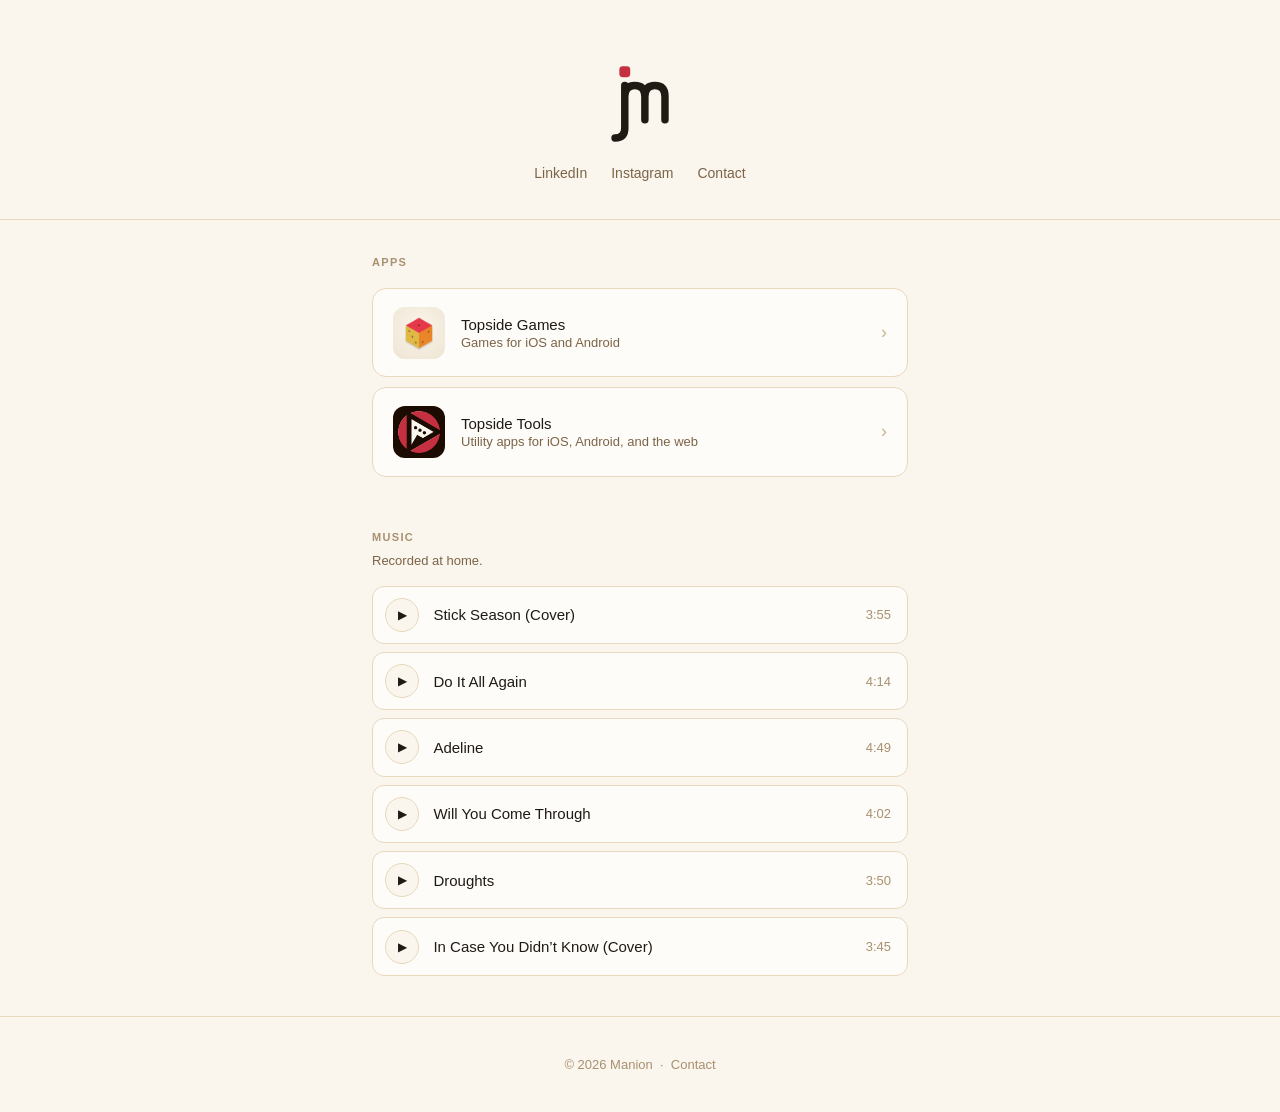
<file: index.html>
<!DOCTYPE html>
<html lang="en">
<head>
<meta charset="UTF-8">
<meta name="viewport" content="width=device-width, initial-scale=1.0">
<title>John Manion</title>
<meta name="description" content="John Manion builds independent apps for iOS, Android, and the web, including Topside Games and Topside Tools.">
<link rel="canonical" href="https://manionjohn.com/">
<meta property="og:type" content="website">
<meta property="og:title" content="John Manion">
<meta property="og:description" content="Independent apps for iOS, Android, and the web.">
<meta property="og:url" content="https://manionjohn.com/">
<meta property="og:image" content="https://manionjohn.com/og-image.png">
<meta property="og:image:width" content="1200">
<meta property="og:image:height" content="630">
<meta name="twitter:card" content="summary_large_image">
<meta name="twitter:title" content="John Manion">
<meta name="twitter:description" content="Independent apps for iOS, Android, and the web.">
<meta name="twitter:image" content="https://manionjohn.com/og-image.png">
<link rel="icon" type="image/svg+xml" href="/favicon.svg">
<link rel="icon" type="image/png" sizes="32x32" href="/favicon-32.png">
<link rel="apple-touch-icon" href="/apple-touch-icon.png">
<style>
  *, *::before, *::after { box-sizing: border-box; margin: 0; padding: 0; }
  body { font-family: -apple-system, BlinkMacSystemFont, "Segoe UI", sans-serif; background: #FAF6EE; color: #1F1A14; }
  a { text-decoration: none; color: inherit; }

  .hero { padding: 4rem 2rem 2.25rem; text-align: center; border-bottom: 1px solid #E8D8BC; }
  .hero-logo { display: block; width: 62px; height: auto; margin: 0 auto 0.4rem; }
  .hero h1 { font-size: 42px; font-weight: 680; line-height: 1.06; margin-bottom: 0.85rem; color: #1F1A14; letter-spacing: -0.033em; }
  .hero p { font-size: 17px; color: #705A40; max-width: 420px; margin: 0 auto; line-height: 1.7; }

  .apps { padding: 2.25rem 2rem; max-width: 600px; margin: 0 auto; }
  .apps-label { font-size: 11px; font-weight: 600; letter-spacing: 0.12em; text-transform: uppercase; color: #A89070; margin-bottom: 1.25rem; }

  .app-card { display: flex; align-items: center; gap: 1rem; padding: 1.1rem 1.25rem; background: #FEFCF8; border: 1px solid #E8D8BC; border-radius: 14px; margin-bottom: 10px; transition: border-color 0.15s, box-shadow 0.15s; }
  .app-card:hover { border-color: #B09A72; box-shadow: 0 2px 8px rgba(0,0,0,0.06); }
  .app-icon { width: 52px; height: 52px; border-radius: 12px; overflow: hidden; flex-shrink: 0; }
  .app-icon img, .app-icon svg { width: 100%; height: 100%; display: block; }
  .app-info { flex: 1; }
  .app-name { font-size: 15px; font-weight: 500; color: #1F1A14; margin-bottom: 2px; }
  .app-desc { font-size: 13px; color: #7C6448; }
  .app-arrow { font-size: 18px; color: #C6B48E; }

  .links { margin-top: 1.3rem; display: flex; justify-content: center; flex-wrap: wrap; gap: 1.5rem; }
  .links a { font-size: 14px; color: #7C6448; border-bottom: 1px solid transparent; padding-bottom: 1px; transition: color .15s, border-color .15s; }
  .links a:hover { color: #1F1A14; border-bottom-color: #C6B48E; }

  .music { padding: 0.5rem 2rem 0; max-width: 600px; margin: 0 auto; }
  .music-note { font-size: 13px; color: #7C6448; margin: -0.6rem 0 1.1rem; }
  .tracks { list-style: none; }
  .track { display: flex; align-items: center; gap: 0.9rem; padding: 0.7rem 1rem 0.7rem 0.75rem; background: #FEFCF8; border: 1px solid #E8D8BC; border-radius: 12px; margin-bottom: 8px; }
  .track button { flex-shrink: 0; width: 34px; height: 34px; border-radius: 50%; border: 1px solid #E8D8BC; background: #FAF6EE; color: #1F1A14; font-size: 12px; line-height: 1; cursor: pointer; display: grid; place-items: center; transition: background .15s, border-color .15s; }
  .track button:hover { background: #F2EADA; border-color: #C6B48E; }
  .track button:disabled { opacity: .45; cursor: default; }
  .t-title { flex: 1; font-size: 15px; color: #1F1A14; }
  .t-time { font-size: 13px; color: #A89070; font-variant-numeric: tabular-nums; }

  .footer { padding: 2.5rem 2rem; text-align: center; border-top: 1px solid #E8D8BC; margin-top: 2.5rem; }
  .footer p { font-size: 13px; color: #A89070; }

  @media (prefers-color-scheme: dark) {
    body { background: #1C1008; color: #FFE4C0; }
    .hero { border-bottom-color: #4A2A14; }
    .hero h1 { color: #FFE4C0; }
    .hero p { color: #C88E5C; }
    .apps-label { color: #A87848; }
    .app-card { background: #2E1A0C; border-color: #4A2A14; }
    .app-card:hover { border-color: #6B4526; box-shadow: none; }
    .app-name { color: #FFE4C0; }
    .app-desc { color: #C88E5C; }
    .app-arrow { color: #6B4526; }
    .links a { color: #C88E5C; }
    .links a:hover { color: #FFE4C0; border-bottom-color: #6B4526; }
    .music-note { color: #C88E5C; }
    .track { background: #2E1A0C; border-color: #4A2A14; }
    .track button { background: #1C1008; border-color: #4A2A14; color: #FFE4C0; }
    .track button:hover { background: #3A2210; border-color: #6B4526; }
    .t-title { color: #FFE4C0; }
      .t-time { color: #A87848; }
    .footer { border-top-color: #4A2A14; }
    .footer p { color: #A87848; }
  }
</style>
</head>
<body>

<div class="hero">
  <h1><picture>
    <source srcset="/brand/jm-logo-cream.svg" media="(prefers-color-scheme: dark)">
    <img class="hero-logo" src="/brand/jm-logo-dark-brown.svg" width="62" height="80" alt="John Manion">
  </picture></h1>
  <div class="links">
    <a href="https://www.linkedin.com/in/manion-john/" target="_blank" rel="noopener">LinkedIn</a>
    <a href="https://www.instagram.com/john_manion/" target="_blank" rel="noopener">Instagram</a>
    <a href="/contact">Contact</a>
  </div>
</div>

<div class="apps">
  <p class="apps-label">Apps</p>

  <a class="app-card" href="https://topsidegames.com">
    <div class="app-icon"><img src="[data-uri]" alt="Topside icon"></div>
    <div class="app-info">
      <p class="app-name">Topside Games</p>
      <p class="app-desc">Games for iOS and Android</p>
    </div>
    <span class="app-arrow">›</span>
  </a>

  <a class="app-card" href="https://topsidetools.com">
    <div class="app-icon"><img src="tools-icon.png" alt="Topside Tools icon"></div>
    <div class="app-info">
      <p class="app-name">Topside Tools</p>
      <p class="app-desc">Utility apps for iOS, Android, and the web</p>
    </div>
    <span class="app-arrow">›</span>
  </a>

</div>

<div class="music">
  <p class="apps-label">Music</p>
  <p class="music-note">Recorded at home.</p>
  <ol class="tracks">
    <li class="track" data-src="music/05.mp3"><button type="button" aria-label="Play Stick Season (Cover)">&#9654;</button><span class="t-title">Stick Season (Cover)</span><span class="t-time">--:--</span></li>
    <li class="track" data-src="music/04.mp3"><button type="button" aria-label="Play Do It All Again">&#9654;</button><span class="t-title">Do It All Again</span><span class="t-time">--:--</span></li>
    <li class="track" data-src="music/01.mp3"><button type="button" aria-label="Play Adeline">&#9654;</button><span class="t-title">Adeline</span><span class="t-time">--:--</span></li>
    <li class="track" data-src="music/02.mp3"><button type="button" aria-label="Play Will You Come Through">&#9654;</button><span class="t-title">Will You Come Through</span><span class="t-time">--:--</span></li>
    <li class="track" data-src="music/03.mp3"><button type="button" aria-label="Play Droughts">&#9654;</button><span class="t-title">Droughts</span><span class="t-time">--:--</span></li>
    <li class="track" data-src="music/06.mp3"><button type="button" aria-label="Play In Case You Didn’t Know (Cover)">&#9654;</button><span class="t-title">In Case You Didn&rsquo;t Know (Cover)</span><span class="t-time">--:--</span></li>
  </ol>
  <audio id="player" preload="metadata"></audio>
</div>

<div class="footer">
  <p>© 2026 Manion &nbsp;·&nbsp; <a href="/contact">Contact</a></p>
</div>

<script>
(function(){
  var audio = document.getElementById('player');
  if (!audio) return;
  var rows = [].slice.call(document.querySelectorAll('.track'));
  var current = null;

  function fmt(t){
    if (!isFinite(t)) return '--:--';
    var m = Math.floor(t/60), s = Math.floor(t%60);
    return m + ':' + (s<10?'0':'') + s;
  }
  function setIcon(row, playing){
    row.querySelector('button').innerHTML = playing ? '&#10074;&#10074;' : '&#9654;';
  }

  // read durations without committing to playback
  rows.forEach(function(row){
    var probe = new Audio();
    probe.preload = 'metadata';
    probe.src = row.dataset.src;
    probe.addEventListener('loadedmetadata', function(){
      row.querySelector('.t-time').textContent = fmt(probe.duration);
    });
    probe.addEventListener('error', function(){
      row.querySelector('button').disabled = true;
      row.querySelector('.t-time').textContent = '--:--';
    });
  });

  rows.forEach(function(row){
    row.querySelector('button').addEventListener('click', function(){
      if (current === row && !audio.paused){ audio.pause(); setIcon(row,false); return; }
      if (current && current !== row) setIcon(current,false);
      if (current !== row){ audio.src = row.dataset.src; current = row; }
      audio.play().then(function(){ setIcon(row,true); }).catch(function(){
        row.querySelector('button').disabled = true;
      });
    });
  });

  audio.addEventListener('ended', function(){ if (current) setIcon(current,false); });
})();
</script>

<script>
/* Secret gesture: press and hold the LinkedIn link for 5 seconds to open /exitplanning */
(function(){
  var link = document.querySelector('a[href*="linkedin.com"]');
  if(!link) return;
  var HOLD = 5000;
  var holdTimer = null, fired = false;
  link.style.webkitTouchCallout = 'none';
  link.style.userSelect = 'none';
  function start(e){
    if(e.pointerType === 'mouse' && e.button !== 0) return;
    fired = false;
    clearTimeout(holdTimer);
    holdTimer = setTimeout(function(){ fired = true; window.location.href = '/exitplanning'; }, HOLD);
  }
  function cancel(){ clearTimeout(holdTimer); holdTimer = null; }
  link.addEventListener('pointerdown', start);
  link.addEventListener('pointerup', cancel);
  link.addEventListener('pointercancel', cancel);
  link.addEventListener('pointerleave', cancel);
  link.addEventListener('click', function(e){ if(fired){ e.preventDefault(); fired = false; } });
  link.addEventListener('contextmenu', function(e){ e.preventDefault(); });
})();
</script>
</body>
</html>
</file>
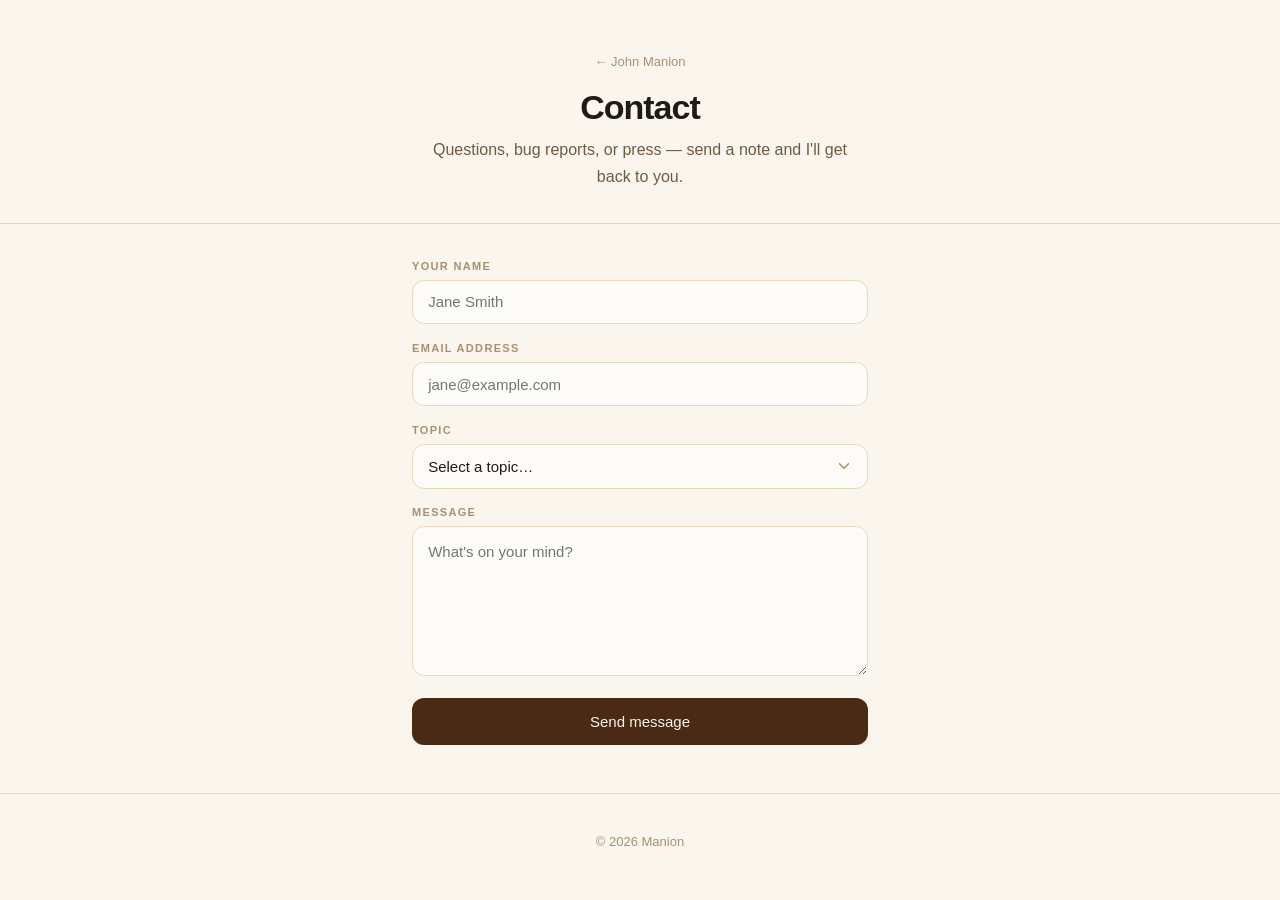
<file: contact/index.html>
<!DOCTYPE html>
<html lang="en">
<head>
<meta charset="UTF-8">
<meta name="viewport" content="width=device-width, initial-scale=1.0">
<title>Contact — John Manion</title>
<link rel="icon" type="image/svg+xml" href="/favicon.svg">
<link rel="icon" type="image/png" sizes="32x32" href="/favicon-32.png">
<link rel="apple-touch-icon" href="/apple-touch-icon.png">
<meta name="description" content="Get in touch with John Manion.">
<link rel="canonical" href="https://manionjohn.com/contact/">
<meta name="robots" content="noindex">
<style>
  *, *::before, *::after { box-sizing: border-box; margin: 0; padding: 0; }
  body { font-family: -apple-system, BlinkMacSystemFont, "Segoe UI", sans-serif; background: #FAF6EE; color: #1F1A14; }
  a { text-decoration: none; color: inherit; }

  .hero { padding: 3.25rem 2rem 2rem; text-align: center; border-bottom: 1px solid #E8D8BC; }
  .hero h1 { font-size: 34px; font-weight: 680; line-height: 1.06; margin-bottom: 0.7rem; letter-spacing: -0.03em; }
  .hero p { font-size: 16px; color: #705A40; max-width: 420px; margin: 0 auto; line-height: 1.7; }
  .back { display: inline-block; font-size: 13px; color: #A89070; margin-bottom: 1.25rem; }
  .back:hover { color: #705A40; }

  .wrap { padding: 2.25rem 2rem 1rem; max-width: 520px; margin: 0 auto; }

  .field { margin-bottom: 1.1rem; }
  label { display: block; font-size: 11px; font-weight: 600; letter-spacing: 0.12em; text-transform: uppercase; color: #A89070; margin-bottom: 0.5rem; }
  input, select, textarea {
    width: 100%; font-family: inherit; font-size: 15px; color: #1F1A14;
    background: #FEFCF8; border: 1px solid #E8D8BC; border-radius: 12px;
    padding: 0.8rem 0.95rem; transition: border-color 0.15s, box-shadow 0.15s;
  }
  input:focus, select:focus, textarea:focus { outline: none; border-color: #B09A72; box-shadow: 0 0 0 3px rgba(176,154,114,0.15); }
  textarea { min-height: 150px; resize: vertical; line-height: 1.6; }
  select { appearance: none; background-image: url("data:image/svg+xml;charset=utf-8,%3Csvg xmlns='http://www.w3.org/2000/svg' viewBox='0 0 24 24' fill='none' stroke='%23A89070' stroke-width='2' stroke-linecap='round'%3E%3Cpolyline points='6 9 12 15 18 9'/%3E%3C/svg%3E"); background-repeat: no-repeat; background-position: right 0.9rem center; background-size: 18px; padding-right: 2.6rem; }

  .honeypot { position: absolute; left: -9999px; opacity: 0; }

  button {
    width: 100%; font-family: inherit; font-size: 15px; font-weight: 500; color: #FAF6EE;
    background: #4A2A14; border: none; border-radius: 12px; padding: 0.95rem;
    cursor: pointer; transition: background 0.15s, opacity 0.15s;
  }
  button:hover { background: #351D0D; }
  button:disabled { opacity: 0.55; cursor: default; }

  .success { display: none; text-align: center; padding: 2rem 0; }
  .success h2 { font-size: 20px; font-weight: 600; margin-bottom: 0.5rem; }
  .success p { font-size: 15px; color: #705A40; line-height: 1.7; }
  .error { display: none; font-size: 14px; color: #B03A2E; margin-top: 0.9rem; text-align: center; line-height: 1.6; }

  .footer { padding: 2.5rem 2rem; text-align: center; border-top: 1px solid #E8D8BC; margin-top: 2rem; }
  .footer p { font-size: 13px; color: #A89070; }

  @media (prefers-color-scheme: dark) {
    body { background: #1C1008; color: #FFE4C0; }
    .hero { border-bottom-color: #4A2A14; }
    .hero p { color: #C88E5C; }
    .back { color: #A87848; }
    .back:hover { color: #C88E5C; }
    label { color: #A87848; }
    input, select, textarea { background: #2E1A0C; border-color: #4A2A14; color: #FFE4C0; }
    input:focus, select:focus, textarea:focus { border-color: #6B4526; box-shadow: 0 0 0 3px rgba(107,69,38,0.3); }
    button { background: #C88E5C; color: #1C1008; }
    button:hover { background: #D9A171; }
    .success p { color: #C88E5C; }
    .error { color: #E88B7D; }
    .footer { border-top-color: #4A2A14; }
    .footer p { color: #A87848; }
  }
</style>
</head>
<body>

<div class="hero">
  <a class="back" href="/">← John Manion</a>
  <h1>Contact</h1>
  <p>Questions, bug reports, or press — send a note and I'll get back to you.</p>
</div>

<div class="wrap">
  <form id="form" action="https://api.web3forms.com/submit" method="POST">
    <input type="hidden" name="access_key" value="33cdbb09-7448-48bb-b209-72ef2421b446">
    <input type="hidden" name="from_name" value="manionjohn.com Contact">
    <input class="honeypot" type="checkbox" name="botcheck" tabindex="-1" autocomplete="off">

    <div class="field">
      <label for="name">Your name</label>
      <input type="text" id="name" name="name" placeholder="Jane Smith" required>
    </div>

    <div class="field">
      <label for="email">Email address</label>
      <input type="email" id="email" name="email" placeholder="jane@example.com" required>
    </div>

    <div class="field">
      <label for="subject">Topic</label>
      <select id="subject" name="subject" required>
        <option value="" disabled selected>Select a topic…</option>
        <option value="App Support">App support</option>
        <option value="Bug Report">Bug report</option>
        <option value="Feature Request">Feature request</option>
        <option value="Press / Media">Press / media</option>
        <option value="Privacy Request">Privacy request</option>
        <option value="Other">Other</option>
      </select>
    </div>

    <div class="field">
      <label for="message">Message</label>
      <textarea id="message" name="message" placeholder="What's on your mind?" required></textarea>
    </div>

    <button type="submit" id="btn">Send message</button>
    <p class="error" id="error">Something went wrong sending your message. Please try again in a moment.</p>
  </form>

  <div class="success" id="success">
    <h2>Message sent</h2>
    <p>Thanks for reaching out. I'll reply to the address you gave.</p>
  </div>
</div>

<div class="footer">
  <p>© 2026 Manion</p>
</div>

<script>
  document.getElementById('form').addEventListener('submit', async function (e) {
    e.preventDefault();
    const btn = document.getElementById('btn');
    const err = document.getElementById('error');
    err.style.display = 'none';
    btn.disabled = true;
    btn.textContent = 'Sending…';
    try {
      const res = await fetch('https://api.web3forms.com/submit', { method: 'POST', body: new FormData(this) });
      const json = await res.json();
      if (!json.success) throw new Error('failed');
      this.style.display = 'none';
      document.getElementById('success').style.display = 'block';
    } catch (_) {
      btn.disabled = false;
      btn.textContent = 'Send message';
      err.style.display = 'block';
    }
  });
</script>

</body>
</html>
</file>
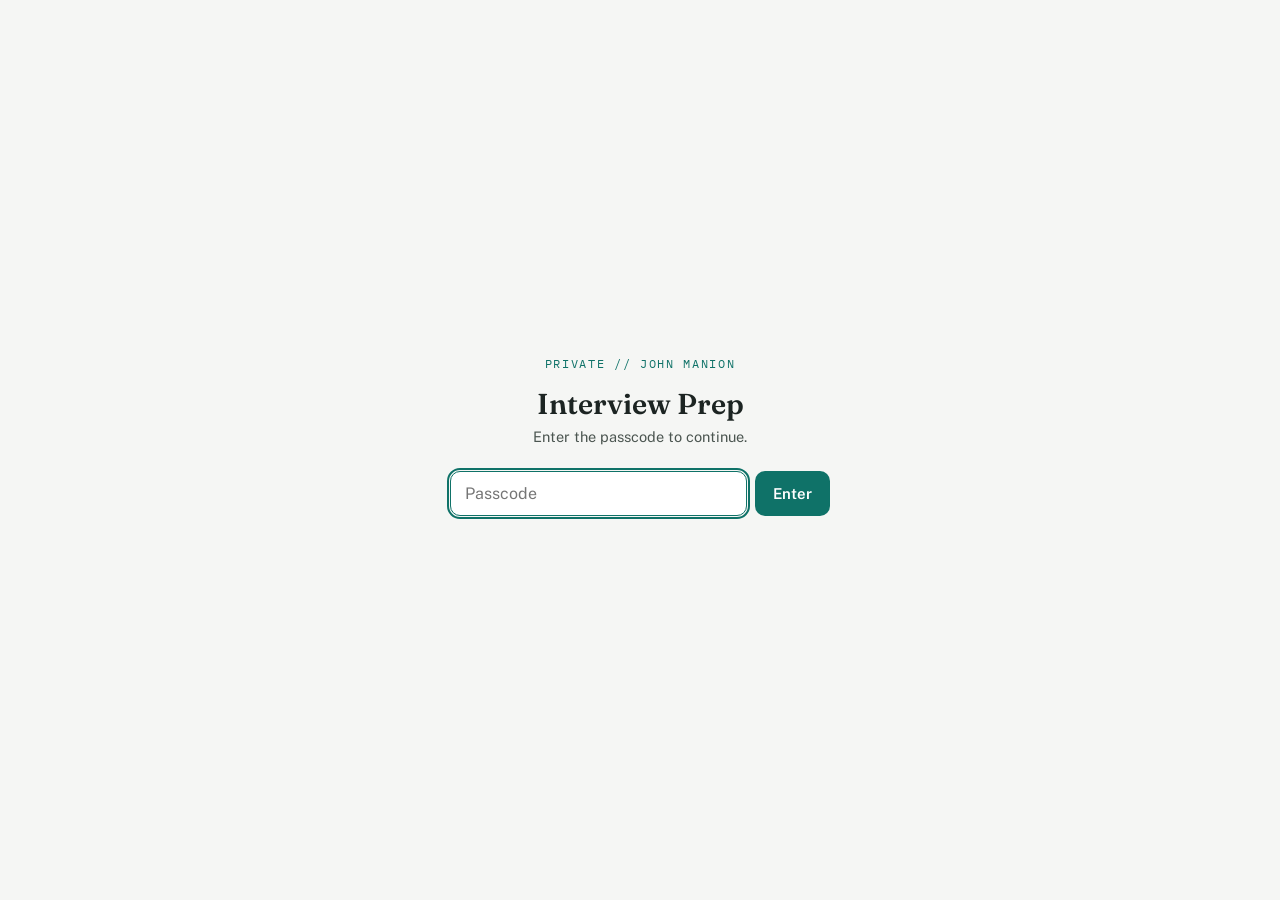
<file: interviewprep/index.html>
<!doctype html>
<html lang="en">
<head>
<meta charset="utf-8">
<meta name="viewport" content="width=device-width, initial-scale=1">
<title>ProService Interview Prep</title>
<link rel="icon" type="image/svg+xml" href="/favicon.svg">
<link rel="icon" type="image/png" sizes="32x32" href="/favicon-32.png">
<link rel="apple-touch-icon" href="/apple-touch-icon.png">
<link rel="preconnect" href="https://fonts.googleapis.com">
<link rel="preconnect" href="https://fonts.gstatic.com" crossorigin>
<link rel="stylesheet" href="https://fonts.googleapis.com/css2?family=Fraunces:opsz,wght@9..144,400;9..144,500;9..144,600&family=Public+Sans:wght@400;500;600;700&family=IBM+Plex+Mono:wght@400;500&display=swap">
<style>
:root{
  --paper:#F5F6F4; --surface:#FFFFFF; --surface-2:#ECEFEA;
  --ink:#1C2422; --ink-soft:#4B5550; --ink-faint:#78827C;
  --line:#DCE0DA; --line-soft:#E7EAE5;
  --accent:#0F7268; --accent-deep:#0A544C; --accent-tint:#E4EEEB;
  --say:#8F6206; --say-tint:#F4EBD6; --say-line:#E3D3A8;
  --watch:#A5432A; --watch-tint:#F3E2DB; --watch-line:#E7C6B9;
  --shadow:0 1px 2px rgba(28,36,34,.04),0 6px 20px rgba(28,36,34,.06);
}
@media (prefers-color-scheme:dark){
  :root:not([data-theme="light"]){
    --paper:#121816; --surface:#1A2220; --surface-2:#232C29;
    --ink:#E9EEEB; --ink-soft:#A8B1AC; --ink-faint:#7A847F;
    --line:#2C3733; --line-soft:#242E2B;
    --accent:#55C8B9; --accent-deep:#83DBCE; --accent-tint:#16302C;
    --say:#E1B25E; --say-tint:#2C2412; --say-line:#4A3C1D;
    --watch:#E49075; --watch-tint:#2E1D16; --watch-line:#4C2E22;
    --shadow:0 1px 2px rgba(0,0,0,.3),0 6px 22px rgba(0,0,0,.32);
  }
}
:root[data-theme="dark"]{
  --paper:#121816; --surface:#1A2220; --surface-2:#232C29;
  --ink:#E9EEEB; --ink-soft:#A8B1AC; --ink-faint:#7A847F;
  --line:#2C3733; --line-soft:#242E2B;
  --accent:#55C8B9; --accent-deep:#83DBCE; --accent-tint:#16302C;
  --say:#E1B25E; --say-tint:#2C2412; --say-line:#4A3C1D;
  --watch:#E49075; --watch-tint:#2E1D16; --watch-line:#4C2E22;
  --shadow:0 1px 2px rgba(0,0,0,.3),0 6px 22px rgba(0,0,0,.32);
}
*{box-sizing:border-box}
html{scroll-behavior:smooth}
@media (prefers-reduced-motion:reduce){html{scroll-behavior:auto}*{transition:none!important}}
body{
  margin:0;background:var(--paper);color:var(--ink);
  font-family:"Public Sans",system-ui,-apple-system,sans-serif;
  font-size:17px;line-height:1.62;-webkit-font-smoothing:antialiased;
}
img{max-width:100%}
[hidden]{display:none!important}
.wrap{max-width:820px;margin:0 auto;padding:0 22px}
.spine{max-width:680px}

/* ---- lock screen ---- */
.lock{position:fixed;inset:0;z-index:200;background:var(--paper);display:flex;align-items:center;justify-content:center;padding:24px}
.lockcard{width:100%;max-width:380px;text-align:center}
.lockcard .mono{font-family:"IBM Plex Mono",monospace;font-size:12px;letter-spacing:.14em;text-transform:uppercase;color:var(--accent);margin:0 0 14px}
.lockcard h1{font-family:"Fraunces",Georgia,serif;font-weight:600;font-size:1.8rem;margin:0 0 6px;line-height:1.1}
.lockcard p{color:var(--ink-soft);font-size:14.5px;margin:0 0 22px}
.lockform{display:flex;gap:8px}
.lockform input{flex:1;font-family:"Public Sans",sans-serif;font-size:16px;padding:12px 14px;border-radius:10px;border:1px solid var(--line);background:var(--surface);color:var(--ink)}
.lockform input:focus{outline:2px solid var(--accent);outline-offset:1px;border-color:var(--accent)}
.lockform button{font-family:"Public Sans",sans-serif;font-weight:600;font-size:15px;padding:12px 18px;border-radius:10px;border:none;background:var(--accent);color:#fff;cursor:pointer}
.lockform button:hover{background:var(--accent-deep)}
.lockerr{color:var(--watch);font-size:13.5px;margin-top:12px;min-height:18px}

/* ---- top bar with tabs ---- */
.topbar{position:sticky;top:0;z-index:50;background:color-mix(in srgb,var(--paper) 90%,transparent);
  backdrop-filter:blur(10px);border-bottom:1px solid var(--line)}
.topbar-inner{max-width:820px;margin:0 auto;padding:0 22px;display:flex;align-items:center;gap:16px;min-height:52px;flex-wrap:wrap}
.brandmark{font-family:"IBM Plex Mono",monospace;font-size:12px;letter-spacing:.05em;color:var(--accent);font-weight:500;white-space:nowrap}
.tabs{display:flex;gap:4px;margin-left:auto}
.tab{font-family:"Public Sans",sans-serif;font-size:14px;font-weight:600;color:var(--ink-soft);background:none;border:none;cursor:pointer;padding:8px 14px;border-radius:8px}
.tab[aria-selected="true"]{color:var(--accent);background:var(--accent-tint)}
.tab:hover{color:var(--ink)}
.tab:focus-visible{outline:2px solid var(--accent);outline-offset:2px}

/* section nav (per view) */
.subnav{border-bottom:1px solid var(--line-soft);background:var(--paper)}
.subnav-inner{max-width:820px;margin:0 auto;padding:8px 22px;display:flex;gap:3px;flex-wrap:wrap;overflow-x:auto}
.subnav a{font-size:12.5px;color:var(--ink-soft);text-decoration:none;padding:4px 9px;border-radius:6px;white-space:nowrap}
.subnav a:hover{background:var(--surface-2);color:var(--ink)}

/* ---- hero ---- */
header.hero{padding:50px 0 30px}
.eyebrow{font-family:"IBM Plex Mono",monospace;font-size:12px;letter-spacing:.14em;text-transform:uppercase;color:var(--accent);margin:0 0 16px}
h1.big{font-family:"Fraunces",Georgia,serif;font-weight:600;font-size:clamp(2rem,5vw,3rem);line-height:1.05;letter-spacing:-.01em;margin:0 0 18px;text-wrap:balance}
.lede{font-size:1.2rem;line-height:1.5;color:var(--ink-soft);margin:0 0 28px;max-width:620px}
.lede b{color:var(--ink);font-weight:600}
.metastrip{display:grid;grid-template-columns:repeat(auto-fit,minmax(150px,1fr));gap:1px;background:var(--line);border:1px solid var(--line);border-radius:12px;overflow:hidden}
.metastrip div{background:var(--surface);padding:14px 16px}
.metastrip dt{font-family:"IBM Plex Mono",monospace;font-size:10.5px;letter-spacing:.08em;text-transform:uppercase;color:var(--ink-faint);margin:0 0 5px}
.metastrip dd{margin:0;font-size:15px;font-weight:600;color:var(--ink);line-height:1.3}
.metastrip dd small{display:block;font-weight:400;font-size:12.5px;color:var(--ink-soft);margin-top:2px}

/* ---- sections ---- */
section{padding:38px 0;border-top:1px solid var(--line-soft)}
.kicker{font-family:"IBM Plex Mono",monospace;font-size:11.5px;letter-spacing:.12em;text-transform:uppercase;color:var(--accent);margin:0 0 10px;display:flex;align-items:center;gap:10px}
.kicker .num{color:var(--ink-faint)}
h2{font-family:"Fraunces",Georgia,serif;font-weight:600;font-size:clamp(1.5rem,3.6vw,2rem);line-height:1.1;letter-spacing:-.01em;margin:0 0 8px;text-wrap:balance}
h3{font-family:"Fraunces",Georgia,serif;font-weight:600;font-size:1.28rem;margin:32px 0 10px;line-height:1.18}
h4{font-size:1.02rem;font-weight:700;margin:22px 0 6px;color:var(--ink)}
.section-sub{color:var(--ink-soft);font-size:1.05rem;margin:0 0 22px;max-width:640px}
p{margin:0 0 15px;max-width:680px}
a{color:var(--accent);text-underline-offset:2px}
strong{font-weight:600}
ul,ol{margin:0 0 16px;padding-left:1.15em;max-width:680px}
li{margin:0 0 8px}
li::marker{color:var(--ink-faint)}

.call{border-radius:12px;padding:16px 18px;margin:16px 0;border:1px solid var(--line);background:var(--surface)}
.call .tag{font-family:"IBM Plex Mono",monospace;font-size:10.5px;letter-spacing:.09em;text-transform:uppercase;font-weight:500;display:inline-block;margin-bottom:8px}
.call p{margin:0 0 10px}.call p:last-child{margin-bottom:0}
.call.say{background:var(--say-tint);border-color:var(--say-line)}
.call.say .tag{color:var(--say)}
.call.say .script{font-style:italic}
.call.watch{background:var(--watch-tint);border-color:var(--watch-line)}
.call.watch .tag{color:var(--watch)}
.call.evidence{background:var(--accent-tint);border-color:color-mix(in srgb,var(--accent) 30%,var(--line))}
.call.evidence .tag{color:var(--accent-deep)}

.qblock{border:1px solid var(--line);border-radius:14px;background:var(--surface);padding:20px 22px;margin:14px 0;box-shadow:var(--shadow)}
.qblock .q{font-family:"Fraunces",Georgia,serif;font-size:1.12rem;font-weight:600;color:var(--ink);margin:0 0 4px;line-height:1.28}
.qblock .why{font-size:13.5px;color:var(--ink-faint);margin:0 0 12px;font-style:italic}
.qblock ul{margin:0}.qblock p:last-child{margin-bottom:0}

.phase{display:grid;grid-template-columns:120px 1fr;gap:18px;padding:18px 0;border-top:1px solid var(--line-soft)}
.phase:first-of-type{border-top:none}
.phase .when{font-family:"IBM Plex Mono",monospace;font-size:12px;font-weight:500;color:var(--accent);padding-top:2px}
.phase h4{margin:0 0 6px}.phase ul{margin:6px 0 0}

.pull{font-family:"Fraunces",Georgia,serif;font-size:1.32rem;line-height:1.35;color:var(--ink);font-weight:500;border-left:3px solid var(--accent);padding:2px 0 2px 20px;margin:24px 0;max-width:640px}

/* story cards */
.story{border:1px solid var(--line);border-radius:14px;background:var(--surface);padding:22px 24px;margin:16px 0;box-shadow:var(--shadow)}
.story .cue{font-family:"IBM Plex Mono",monospace;font-size:10.5px;letter-spacing:.08em;text-transform:uppercase;color:var(--accent);margin:0 0 8px}
.story h3{margin:0 0 12px;font-size:1.24rem}
.story p{font-size:15.5px;margin:0 0 11px}
.story .point{background:var(--accent-tint);border-radius:9px;padding:11px 14px;font-size:14px;color:var(--ink);margin:14px 0 0}
.story .point b{color:var(--accent-deep)}
.numbers{font-family:"IBM Plex Mono",monospace;font-size:12.5px;color:var(--ink-soft);display:flex;flex-wrap:wrap;gap:6px;margin:0 0 12px}
.numbers span{background:var(--surface-2);border:1px solid var(--line);border-radius:20px;padding:3px 10px}

.checklist{list-style:none;padding:0;margin:12px 0}
.checklist li{display:flex;gap:11px;align-items:flex-start;padding:9px 0;border-bottom:1px solid var(--line-soft)}
.checkbox{flex:0 0 18px;width:18px;height:18px;border:1.5px solid var(--accent);border-radius:5px;margin-top:3px}

.disc{background:var(--surface-2);border-radius:10px;padding:14px 16px;font-size:13.5px;color:var(--ink-soft);margin:18px 0}
.disc b{color:var(--ink)}
footer{padding:38px 0 60px;border-top:1px solid var(--line);color:var(--ink-faint);font-size:13.5px}
@media(max-width:560px){
  body{font-size:16px}
  .phase{grid-template-columns:1fr;gap:4px}.phase .when{padding-top:0}
  header.hero{padding:34px 0 24px}
}
</style>
</head>
<body>

<!-- LOCK SCREEN -->
<div class="lock" id="lock">
  <div class="lockcard">
    <p class="mono">Private // John Manion</p>
    <h1>Interview Prep</h1>
    <p>Enter the passcode to continue.</p>
    <form class="lockform" id="lockform" autocomplete="off">
      <input type="password" id="pw" aria-label="Passcode" placeholder="Passcode" autofocus>
      <button type="submit">Enter</button>
    </form>
    <div class="lockerr" id="lockerr" role="alert"></div>
  </div>
</div>

<!-- APP -->
<div id="app" hidden>
  <div class="topbar">
    <div class="topbar-inner">
      <span class="brandmark">PROSERVICE // APM</span>
      <div class="tabs" role="tablist">
        <button class="tab" role="tab" id="tab-prep" aria-selected="true" aria-controls="view-prep">Interview Prep</button>
        <button class="tab" role="tab" id="tab-story" aria-selected="false" aria-controls="view-story">My Story</button>
      </div>
    </div>
  </div>

  <!-- ============ VIEW: PREP ============ -->
  <div id="view-prep" role="tabpanel" aria-labelledby="tab-prep">
    <div class="subnav"><div class="subnav-inner">
      <a href="#fit">The Fit</a><a href="#plan">Gameplan</a><a href="#round1">Screen</a><a href="#round2">Technical</a><a href="#checklist">Checklist</a>
    </div></div>

    <div class="wrap">
      <header class="hero">
        <p class="eyebrow">Interview Playbook</p>
        <h1 class="big">An analyst who builds the tools that fix broken processes.</h1>
        <p class="lede">You have done that for three years at Bank of Hawaii, where tools you built are still used every day, by you and your team. On top of that you taught yourself to build real software with AI. This role wants exactly that combination, and most candidates will only have half of it. The prep is about telling it clearly, in two very different rooms.</p>
        <dl class="metastrip">
          <div><dt>Role</dt><dd>Associate PM<small>AI &amp; Automation, Claims</small></dd></div>
          <div><dt>Comp band</dt><dd>$99k&ndash;$130k<small>DOE, per the posting</small></dd></div>
          <div><dt>Location</dt><dd>Hawaii hybrid<small>or remote, Pacific TZ</small></dd></div>
          <div><dt>Rounds</dt><dd>Two<small>Recruiter, then Director</small></dd></div>
        </dl>
      </header>
    </div>

    <div class="wrap"><div class="spine">

      <section id="fit">
        <p class="kicker"><span class="num">01</span> The Fit</p>
        <h2>Why you fit, in one line</h2>
        <p class="section-sub">Everything you say should ladder up to a single idea. Say it plainly to the recruiter. Back it with real stories for the Director.</p>

        <p class="pull">You are an analyst who spots a broken or manual process, understands it deeply, and builds the tool that fixes it. You have proof of this going back three years, and now you can do it with AI-built software too.</p>

        <h3>The posting asks for three things. You have real proof of all three.</h3>
        <ul>
          <li><strong>"At least 3 years in an analytically rigorous role."</strong> You own budgeting and forecasting for a $13B+ Wealth segment, built the financial model behind a core-system vendor decision, and built the analysis the board used for a multimillion-dollar broker-dealer decision. You were one of 38 chosen for the company's leadership development program.</li>
          <li><strong>"Build and ship tools, bias toward building, not slide decks."</strong> This is your strongest suit and it is not close. Six times over, you have found a slow or error-prone process at the bank and built the tool that fixed it. Several are still used years later, and one spread to a different department on its own. You also taught yourself to build real software with AI: four apps live on the App Store and a paid web product.</li>
          <li><strong>"Enablement, adoption, translating between technical and non-technical people."</strong> You founded and led the bank's AI Ambassador program across 60 people in every business unit. And your automation tools got adopted by non-technical colleagues, which is the same skill this role needs for the Enablement team.</li>
        </ul>
        <div class="call evidence">
          <span class="tag">Your quiet edge</span>
          <p>You have been building with AI help for a couple of years, not a few months. You used ChatGPT and Copilot to create the bank tools your team still relies on. So when this role talks about AI-assisted development, you are not a curious beginner. You have a track record of it producing real, adopted results. Work that fact in early. It reframes your whole story as one arc rather than a recent pivot.</p>
        </div>

        <div class="call say">
          <span class="tag">Say this out loud</span>
          <p class="script">"For three years my job has really been two jobs: analyze the business, and build tools so the analysis takes minutes instead of hours. The tools stuck, my team still uses them. On the side I taught myself to build actual software with AI. This role is the first one I have seen that asks for both of those at once."</p>
        </div>

        <h3>The one thing to hold in balance</h3>
        <p>The posting is written for people "excited about AI but who don't necessarily come from an engineering background." That is you exactly. Be clear-eyed about what you are and are not.</p>
        <div class="call watch">
          <span class="tag">Watch out</span>
          <p>Do not present as a software engineer. You are not one, and the job does not ask for one. Present as an <strong>analyst and builder</strong>: you find the problem, design the fix, direct the build, check that it works, and get people to use it. When AI or code comes up, keep pulling it back to the decision, the user, and the result. That is what makes you the right person for an APM role rather than a junior developer.</p>
        </div>
      </section>

      <section id="plan">
        <p class="kicker"><span class="num">02</span> The Gameplan</p>
        <h2>How to prepare, in order</h2>
        <p class="section-sub">Two audiences, so two waves. Lock the recruiter screen first because it comes first and is quicker to nail. The technical round is deeper and rewards a few sittings and one out-loud rehearsal.</p>

        <div class="phase">
          <div class="when">Right now</div>
          <div>
            <h4>Learn the room</h4>
            <ul>
              <li>Your technical interviewer is most likely <strong>Mikaela Ferguson, Director of AI Products, based in Vancouver</strong>. Confirm with Tiffany, then read her LinkedIn: her background, what she has built, how she talks about AI.</li>
              <li>Vancouver matters. Your future manager would be remote and off-island, which is exactly the "self-directed, remote, flag blockers early" setup in the posting. You have a strong answer for that (see the technical round).</li>
              <li>Have your links ready to share: your App Store apps and your web product, so if they want to look, they see finished work.</li>
            </ul>
          </div>
        </div>
        <div class="phase">
          <div class="when">Before Round 1</div>
          <div>
            <h4>Lock the screen</h4>
            <ul>
              <li>Nail three things cold: your 90-second background story, your "why leaving the bank / why ProService," and your comp answer.</li>
              <li>Have your two strongest one-line proof points ready: the AI Ambassador program, and one automation story (the 45-minutes-to-5 tool is perfect).</li>
              <li>Read the "My Story" tab and get your Why ProService down. It is genuine, so make it sound genuine.</li>
            </ul>
          </div>
        </div>
        <div class="phase">
          <div class="when">Before Round 2</div>
          <div>
            <h4>Get your stories down</h4>
            <ul>
              <li>Work through the six automation stories in "My Story" until you can tell any one in under two minutes: the problem, what you built, the result, and the point.</li>
              <li>Rehearse the "what does AI actually do for you" answer until it is confident and honest.</li>
              <li>Sketch, on one page, how you would approach finding and building the first tool for the Claims team. You will likely be asked to think out loud.</li>
              <li>Say your gap answers out loud once, so they come out calm.</li>
            </ul>
          </div>
        </div>
        <div class="phase">
          <div class="when">Day of</div>
          <div>
            <h4>Setup and headspace</h4>
            <ul>
              <li>Quiet room, camera at eye level, good light, strong connection, links open in a tab.</li>
              <li>Water, a notepad, and your interviewer's name spelled right in front of you.</li>
              <li>One opening line and one closing line, both prepared. See the Checklist.</li>
            </ul>
          </div>
        </div>
        <div class="disc">Tell me your interview dates and I will turn this into a dated schedule with reminders. Right now the timeline is relative.</div>
      </section>

      <section id="round1">
        <p class="kicker"><span class="num">03</span> Round 1 &middot; The Recruiter Screen</p>
        <h2>Prove fit, motivation, and that you are easy to place</h2>
        <p class="section-sub">This round is not testing your technical depth. It checks that you are genuinely interested, that your story is clear, that the logistics work, and that you are a clean candidate to hand to Mikaela. Warmth and clarity win it.</p>

        <div class="qblock">
          <p class="q">"Tell me about yourself."</p>
          <p class="why">They want a 90-second story they can repeat to the hiring manager, not your life history.</p>
          <div class="call say" style="margin-bottom:0">
            <span class="tag">Your version</span>
            <p class="script">"I am an AVP in FP&amp;A at Bank of Hawaii. I own budgeting and forecasting for our Wealth segment and partner with senior business leaders on real decisions. What I am really known for on my team is building tools that take the manual, repetitive work out of the job. A task that used to take 45 minutes now takes five, and my whole team still uses that tool three years later. On the side, I taught myself to build software with AI and shipped several apps. I have realized the part of my week I care most about is finding a broken process and building the fix, and this role is that, full time."</p>
          </div>
        </div>

        <div class="qblock">
          <p class="q">"Why are you looking to leave Bank of Hawaii?"</p>
          <p class="why">Checking for flight risk and whether you are running from something. Stay positive about the bank.</p>
          <ul>
            <li>Move toward, not away. You want the building and the AI work to be the job, not the nights-and-weekends part.</li>
            <li>Add the roots point (it is real): you want to plant yourself at a great local company for the long term.</li>
          </ul>
          <div class="call say" style="margin-bottom:0">
            <span class="tag">Your version</span>
            <p class="script">"Nothing is wrong at the bank, I have grown a lot there and I am grateful for it. But the work I light up for is the building, and right now that is the side of my desk. I want it to be the main thing. And honestly I want to put down roots at a company I can grow with for a long time, and ProService is exactly that kind of place."</p>
          </div>
        </div>

        <div class="qblock">
          <p class="q">"What do you know about ProService, and why us?"</p>
          <p class="why">Filters out mass-applicants. Show you know the company and that this is personal.</p>
          <ul>
            <li>The facts: Hawaii PEO handling payroll, HR, and benefits for local businesses, Silver Lake backed, 20 years running on Hawaii's Best Places to Work, and this AI team is new and tied to the 2026 goals.</li>
            <li>The personal part is your edge here. You have seen the culture firsthand (see "My Story"). Say it warmly and specifically.</li>
          </ul>
        </div>

        <div class="qblock">
          <p class="q">"This role is hands-on building, not slide decks. Is that what you want?"</p>
          <p class="why">The posting says this twice. They are screening for people who genuinely want to build.</p>
          <div class="call say" style="margin-bottom:0">
            <span class="tag">Your version</span>
            <p class="script">"That is the part that pulled me in. I would much rather build the thing and put it in front of people than write a deck about it. That is literally how I spend my time now, at the bank and on my own projects. Show me a slow process and my instinct is to go build the fix and see if it works."</p>
          </div>
        </div>

        <div class="qblock">
          <p class="q">"Do you have any background in PEO, HR tech, payroll, or benefits?"</p>
          <p class="why">A "nice to have," not a requirement. Answer honestly, then pivot to strength.</p>
          <div class="call say" style="margin-bottom:0">
            <span class="tag">Your version</span>
            <p class="script">"Not in PEO specifically. What I do have is years inside the back office of a regulated business, from branch operations and compliance to the financial side of our Wealth segment. Learning a new area fast by sitting with the people who live it is exactly what I do in FP&amp;A, and it is what the posting describes for the Claims team."</p>
          </div>
        </div>

        <div class="qblock">
          <p class="q">"What are your salary expectations?"</p>
          <p class="why">They confirm you are in the band before spending the manager's time. The band is public: $99k to $130k.</p>
          <ul>
            <li>Anchor to their published range. Signal you are in it and reasonable: "I know the posted range is $99k to $130k. That works for me. I am optimizing for the right role and the chance to build, not the top of a band." Adjust to your real number.</li>
            <li>If pushed for a figure, give a range inside theirs that reflects your experience, and say you are flexible.</li>
          </ul>
          <div class="call watch" style="margin-bottom:0">
            <span class="tag">Watch out</span>
            <p>Do not undersell out of enthusiasm and do not anchor below the band. You bring more relevant, adopted, shipped work than a typical associate candidate, so the upper half is defensible.</p>
          </div>
        </div>

        <div class="qblock">
          <p class="q">Logistics they will confirm</p>
          <p class="why">Have crisp answers so none of these become a stumble.</p>
          <ul>
            <li><strong>Location and schedule:</strong> you are in Hawaii, so the Tuesday&ndash;Thursday hybrid works and you are obviously available in HST hours. Name it as the clean advantage it is. If remote coordination comes up, note you already work well with an off-island manager.</li>
            <li><strong>Start date / notice:</strong> know your number. Two to three weeks reads as professional.</li>
            <li><strong>Work authorization:</strong> straightforward, confirm and move on.</li>
          </ul>
        </div>

        <h3>Questions to ask the recruiter</h3>
        <p>Ask two or three. Keep them light. Save the meaty product questions for the Director.</p>
        <ul>
          <li>"What does the rest of the process look like, and what is the timeline?"</li>
          <li>"What is Mikaela looking for most in this hire? What would make someone stand out?"</li>
          <li>"Is there anything in my background you would want me to address before the next round?" (A strong close. It invites them to hand you any concern so you can fix it.)</li>
        </ul>
      </section>

      <section id="round2">
        <p class="kicker"><span class="num">04</span> Round 2 &middot; The Technical Director</p>
        <h2>Prove judgment, not that you can code</h2>
        <p class="section-sub">Mikaela leads AI and automation across ProService and would be your manager. Your edge is not that you know the most about software. It is that you find the right problem, build a fix that people actually use, and think clearly about the tradeoffs. Bring stories, not adjectives. Every story you tell here should be one from your own hands (see "My Story"), not something you cannot explain.</p>

        <h3>What she cares about</h3>
        <ul>
          <li>Can you take a messy business process and turn it into a tool that ships and gets used?</li>
          <li>Do you reason well about data and systems, even without a software background?</li>
          <li>Do you use AI with judgment, or does it drive while you hope?</li>
          <li>Can you work with ambiguity, engineers, and business teams at the same time?</li>
          <li>Where are you weak, and are you honest about it?</li>
        </ul>

        <h4>A. Finding and building the right thing (the core of the job)</h4>

        <div class="qblock">
          <p class="q">"How do you decide whether a process is worth automating?"</p>
          <ul>
            <li>Give a simple rule: how often it happens, times how long it takes, times how costly the mistakes are, weighed against how hard it is to build and maintain. Favor work that is frequent, repetitive, and stable enough that the rules will not change every month.</li>
            <li>Ground it in a real choice: you built the salary and headcount forecasting tool because you noticed the whole team was spending too long on the single biggest expense. You aimed the automation at the most painful, highest-value spot, not the easy win.</li>
          </ul>
        </div>

        <div class="qblock">
          <p class="q">"How would you embed with the Claims team and find the first thing to build?"</p>
          <p class="why">Straight from the posting: understand why a process exists, where the pain is, how it can improve.</p>
          <ul>
            <li>Sit with the people doing the work and watch the real workflow. Ask where they lose time and where mistakes happen. Their knowledge is the starting point, not your assumptions.</li>
            <li>This is exactly how your best tools started. The variance analysis tool came from watching how many systems my team had to jump between to explain one number, so I pulled it all into one place.</li>
            <li>Ship something small and real fast, then let their reaction guide the next build. Showing, not telling.</li>
          </ul>
        </div>

        <div class="qblock">
          <p class="q">"How would you know a tool you shipped actually worked?"</p>
          <ul>
            <li>Adoption first (are people really using it), then impact (time saved, mistakes avoided). The posting ties this to the Enablement team and adoption metrics.</li>
            <li>Point to real adoption you have seen: your email tool spread to a colleague in accounting who set up more than 50 recurring emails with it, and your first automation is still used by four or five teammates three years on. When people keep using a tool with no one making them, that is the signal.</li>
          </ul>
        </div>

        <div class="qblock">
          <p class="q">"A stakeholder wants a feature you think is wrong. What do you do?"</p>
          <ul>
            <li>Find the real need under the request first. People usually have a genuine problem and a proposed solution, and the solution is the part that is negotiable.</li>
            <li>Where you can, show rather than argue: build a quick version and let people see which is better. It settles disagreements faster than opinion.</li>
          </ul>
        </div>

        <h4>B. Working with AI, told honestly</h4>

        <div class="qblock">
          <p class="q">"You built a lot of this with AI. What does the AI do, and what do you do?"</p>
          <p class="why">The most important question of the round. She needs to know there is real judgment behind the output. Your honest answer is a strong one, and it matches the role exactly.</p>
          <div class="call say">
            <span class="tag">The honest, strong version</span>
            <p class="script">"The AI does a lot of the actual writing of the code, and it is very good at it. What it does not do is decide what to build, spot the real problem, tell whether the result is actually right, or get people to use it. Those are mine. And this is not new for me. I have been building with AI help for a couple of years at the bank, using ChatGPT and Copilot to create the tools my team still runs on, because I understood the process cold and used the AI to build the fix faster. The apps just let me do it for bigger things. The posting says technically curious, not necessarily technical, and that is honestly me."</p>
          </div>
        </div>

        <div class="qblock">
          <p class="q">"How do you know the output is right if you did not write it yourself?"</p>
          <ul>
            <li>You test it against reality: run it on real cases you already know the answer to and confirm it matches. That is how you check a forecast tool or a report, and it is how you check AI-built code.</li>
            <li>You build in guardrails. Your bank tools are "error-trapped," meaning they are built to catch bad inputs and fail safely instead of quietly producing a wrong number. You would bring that same instinct to anything you ship here.</li>
            <li>You are careful about where it matters most. Anything touching money or a real decision gets checked harder than something low-stakes.</li>
          </ul>
        </div>

        <h4>C. Data and systems (they said "technically curious, not technical")</h4>

        <div class="qblock">
          <p class="q">"How do you think about pulling data together from different systems?"</p>
          <p class="why">The posting names Snowflake, Prism, and internal databases. You will not be quizzed on those specifically, so be honest and lean on what you have really done.</p>
          <ul>
            <li>Be straight: you have not used Snowflake or Prism, but you have spent years pulling from different data sources and combining them into one usable thing. Your variance tool and your report rebuild both do exactly that, using SQL and Power Query to bring several sources into one place.</li>
            <li>The transferable point: you know how to figure out where the real source of truth lives, get the data out cleanly, and combine it so it is reliable and repeatable. New systems are new labels on a job you already do.</li>
          </ul>
        </div>

        <div class="qblock">
          <p class="q">"Real business data is messy. How do you handle that?"</p>
          <ul>
            <li>Assume the data will be inconsistent or incomplete and build for it, rather than hoping for clean inputs. Your report rebuild removed a whole class of copy-paste and wrong-parameter errors by taking the manual handling out entirely.</li>
            <li>The general point: the errors hide in the edge cases and the manual steps, so that is where you put the guardrails.</li>
          </ul>
        </div>

        <h4>D. A hard problem you solved</h4>
        <div class="qblock">
          <p class="q">"Tell me about a hard problem you worked through."</p>
          <p class="why">Reach for a story you fully own and can explain plainly. Your best two:</p>
          <ul>
            <li><strong>The variance analysis tool.</strong> The hard part was not the code, it was understanding a process that lived across several systems well enough to collapse it into three button clicks. That is the work this role is really about.</li>
            <li><strong>The report rebuild.</strong> An inherited report that took five separate data pulls plus three more datasets, all stitched together by hand every month, rebuilt so one input runs the whole thing and it refreshes on its own. Time saved, and a whole category of errors gone.</li>
          </ul>
        </div>

        <h4>E. Working style and ambiguity</h4>
        <div class="qblock">
          <p class="q">"This is a brand-new function with an operating model still being figured out. How do you work in that?"</p>
          <ul>
            <li>This is your natural setting. Every tool you built started from nothing, with no template and no one assigning it. You saw the need and went. The posting asks this role to help shape how the team works, and shaping something from scratch is what you already do.</li>
            <li>Self-direction proof: you built and shipped all of this on your own initiative, and you documented it so it lasts beyond you.</li>
          </ul>
          <div class="call say" style="margin-bottom:0">
            <span class="tag">Say this, it lands especially well with a remote manager</span>
            <p class="script">"My current manager has been largely off-island this year with limited availability, so I have been running my work with minimal oversight. I kept delivering, kept leadership in the loop, and flagged issues early on my own. Working well with a manager who is not physically here is not a hypothetical for me, it is how this year has gone."</p>
          </div>
          <p style="font-size:13.5px;color:var(--ink-faint);margin-top:10px">This is doubly persuasive because Mikaela is in Vancouver. You are answering the exact worry a remote manager has about a remote hire. Keep it about the working arrangement and leave the reason for your manager's absence out of it.</p>
        </div>

        <div class="qblock">
          <p class="q">"Tell me about a time you decided not to build something, or removed something."</p>
          <p class="why">An underrated question. Restraint is a senior signal.</p>
          <ul>
            <li>On the apps you chose not to put ads on the free version, because it would have hurt the experience for the people least likely to pay. A business-judgment call, in plain terms.</li>
            <li>The general point: knowing when not to build is part of good product judgment, and the reasoning matters more than the verdict.</li>
          </ul>
        </div>

        <h4>F. The honest gaps, pre-scripted</h4>
        <p>This is where you are most likely to get pushed. Answered calmly, these build trust.</p>

        <div class="call watch">
          <span class="tag">Gap: you are not a software engineer</span>
          <p>Likely probe: "The AI did most of the coding. How technical are you really?"</p>
          <p><strong>Answer:</strong> "I am honest about this. I am not a trained software engineer, and this role does not ask for one. What I am is the person who finds the problem, designs the fix, directs the build, checks that it works, and gets people to use it. I have done that for three years with SQL, Power Query, and macros my team still relies on. AI lets me do it for bigger things. Technically curious, not necessarily technical, is a fair description of me."</p>
        </div>

        <div class="call watch">
          <span class="tag">Gap: all solo, no team</span>
          <p>Likely probe: "You have never had your work reviewed by another engineer or worked in a real dev team."</p>
          <p><strong>Answer:</strong> "True of the app projects, and it is part of what draws me to this role. Where I have worked on a team, at the bank, my tools got picked up and used by my colleagues, and I ran the AI Ambassador program across 60 people, so I am used to building things other people rely on and to bringing people along. I am ready to have real teammates and engineers raise the bar, and I want that."</p>
        </div>

        <div class="call watch">
          <span class="tag">Gap: the apps are small and early</span>
          <p><strong>Answer:</strong> "They are small on purpose. I built them to learn to ship real software end to end, and it worked. I have not put marketing behind them. For this role the relevant proof is not download counts, it is that I can take an idea to a finished, working product, and that when I build something useful, people adopt it. My bank tools are the clearest evidence of that."</p>
        </div>

        <h4>G. If they run a live exercise</h4>
        <div class="qblock">
          <p class="q">"Here is a claims process. How would you build a tool for it?"</p>
          <p class="why">A "showing not telling" team may want to watch you think. Have a repeatable approach.</p>
          <ul>
            <li>Ask who does this today, how often, and what breaks, before jumping to a solution.</li>
            <li>Say your assumptions out loud, and name the messy edge cases you would design around.</li>
            <li>Scope the smallest version that delivers real value and could ship in weeks, then say what you would watch to decide the next step.</li>
            <li>If they hand you AI tools live, talk through your judgment, not just what you type: what you are asking for, how you will check it, and what you would not trust it to decide on its own.</li>
          </ul>
        </div>

        <h3>Questions to ask Mikaela</h3>
        <p>These should show you think like a product owner and a teammate, not just a builder.</p>
        <ul>
          <li>"What is the first tool you would want this person to ship, and what would make it a clear win?"</li>
          <li>"The operating model is still being shaped. Where does it feel most unsettled right now, and where would you want my help?"</li>
          <li>"How do you and the engineering team divide the line between a prototype I own and what goes to them for production?"</li>
          <li>"How do you measure whether the AI and automation function is succeeding this year, given it is tied to the 2026 goals?"</li>
          <li>"How does the team like to work with AI tools together? Any shared conventions you have settled on?"</li>
        </ul>
      </section>

      <section id="checklist">
        <p class="kicker"><span class="num">05</span> The Checklist</p>
        <h2>Do not walk in without these</h2>
        <p class="section-sub">The small things that quietly decide whether you look prepared.</p>

        <h4>Before either round</h4>
        <ul class="checklist">
          <li><span class="checkbox"></span><span>Confirm your interviewers' names and titles with Tiffany, and read Mikaela's LinkedIn.</span></li>
          <li><span class="checkbox"></span><span>Your 90-second background story, said out loud twice until it is smooth.</span></li>
          <li><span class="checkbox"></span><span>Your "why leaving the bank / why ProService" answer, positive and specific.</span></li>
          <li><span class="checkbox"></span><span>Your comp answer, with a real number in mind inside the $99k&ndash;$130k band.</span></li>
          <li><span class="checkbox"></span><span>Links ready to share: your App Store apps and your web product.</span></li>
          <li><span class="checkbox"></span><span>References primed in case it comes up (Jeff Barno, Sam Larsen, Keane Santos, Tyler Roukema).</span></li>
        </ul>

        <h4>Before the technical round</h4>
        <ul class="checklist">
          <li><span class="checkbox"></span><span>Your six automation stories down cold, each under two minutes, told in plain language.</span></li>
          <li><span class="checkbox"></span><span>The "what the AI does and what I do" answer, confident and honest.</span></li>
          <li><span class="checkbox"></span><span>Your three gap answers said out loud without flinching.</span></li>
          <li><span class="checkbox"></span><span>A one-page sketch of how you would find and build the first Claims tool.</span></li>
          <li><span class="checkbox"></span><span>Five questions for Mikaela written down.</span></li>
        </ul>

        <h4>Setup and headspace</h4>
        <ul class="checklist">
          <li><span class="checkbox"></span><span>Quiet room, camera at eye level, strong connection, good light on your face.</span></li>
          <li><span class="checkbox"></span><span>This page, your resume, and your links open in tabs. Water and a notepad nearby.</span></li>
          <li><span class="checkbox"></span><span>An opening line ("Thanks for making the time, I have been looking forward to this one") and a closing line ("This is exactly the role I was hoping to find, and I would love to keep going").</span></li>
        </ul>

        <div class="call watch" style="margin-top:24px">
          <span class="tag">Two honesty rules</span>
          <p>On the apps: do not volunteer download or revenue numbers, and do not inflate them. If asked, give the honest shape (a few hundred downloads, no marketing yet, built to learn to ship) and move to internal adoption, which is what this role cares about. And describe unfinished work as unfinished. Naming that straight is a trust signal.</p>
        </div>
      </section>

      <footer>
        Built for John Manion from the ProService job description, your resume, and your own account of your work. The salary band, location terms, and role structure are quoted from the posting.
      </footer>
    </div></div>
  </div>

  <!-- ============ VIEW: MY STORY ============ -->
  <div id="view-story" role="tabpanel" aria-labelledby="tab-story" hidden>
    <div class="subnav"><div class="subnav-inner">
      <a href="#throughline">The Throughline</a><a href="#why">Why ProService</a><a href="#leaving">Why Now</a><a href="#bank">The Story Bank</a><a href="#bigger">Bigger Work</a><a href="#apps">The Apps</a>
    </div></div>

    <div class="wrap">
      <header class="hero">
        <p class="eyebrow">My Story</p>
        <h1 class="big">The raw material, so your story comes out as yours.</h1>
        <p class="lede">This side is for rehearsal. Read the narratives, say them out loud, and get comfortable enough that you are telling them, not reciting them. Every story has a <b>point</b> so you know why you are telling it and which question it answers.</p>
      </header>
    </div>

    <div class="wrap"><div class="spine">

      <section id="throughline">
        <p class="kicker"><span class="num">01</span> The Throughline</p>
        <h2>One sentence that everything hangs on</h2>
        <p class="pull">"I am an analyst who spots a broken or manual process, understands it deeply, and builds the tool that fixes it. I have done it for three years, my tools are still in use, and now I can do it with AI-built software too."</p>
        <p>Say some version of that early in both interviews. Everything else you tell is evidence for it. When you get a question you did not prepare for, come back to this sentence and pick the story that proves it.</p>
        <h3>Your "tell me about yourself," written out</h3>
        <p>"I am an AVP in FP&amp;A at Bank of Hawaii, where I own budgeting and forecasting for our Wealth segment and partner with senior leaders on real decisions. What I am really known for is building tools that take the manual work out of the job. My second day in the role I saw a task that took 45 minutes, four times a month, and over a few weeks I built something that got it down to five. My team still uses it three years later. That became the pattern of my whole time there: find the slow, error-prone thing and build the fix. On the side, I taught myself to build real software with AI and shipped a handful of apps. This role is the first one I have seen that puts the analysis and the building together, which is why I was excited enough to reach out directly."</p>
      </section>

      <section id="why">
        <p class="kicker"><span class="num">02</span> Why ProService</p>
        <h2>This one is genuine, so let it sound genuine</h2>
        <p class="section-sub">You have three real reasons. Roots, the company itself, and a culture you have actually witnessed. Do not deliver it as a list. Pick the parts that feel true in the moment.</p>

        <h4>Roots</h4>
        <p>You are looking for a place to plant yourself for the long term, not just a next job. You are from here, you are staying here, and you want to grow with a company rather than pass through it.</p>

        <h4>The company</h4>
        <p>ProService is a great company by the measures that matter locally: named one of Hawaii's Best Places to Work for 20 years running, a modern company with modern hybrid work policies, and Silver Lake backing behind it. And this specific role sits at the center of their 2026 goals, so it is a place to do work that visibly matters.</p>

        <h4>The culture, which you have seen for yourself</h4>
        <p>This is your strongest and most personal card, because it is firsthand.</p>
        <ul>
          <li>When you worked at Outback, ProService employees would come in together on their lunch. People who like each other enough to spend their lunch break as a group tells you something real about a workplace.</li>
          <li>In the finance softball league, ProService showed up the way a team that actually enjoys each other does. They brought a tent, they hung out, they clearly liked being around one another.</li>
        </ul>
        <div class="call say">
          <span class="tag">Say something like</span>
          <p class="script">"Honestly, part of why ProService is at the top of my list is that I have seen the culture from the outside for years. Back when I was at Outback, ProService folks would come in together on their lunch, and in our finance softball league they were the team that brought a tent and clearly just enjoyed being around each other. That stuck with me. I want to plant roots at a place like that, at a company that is modern, well run, and one of the best places to work here for two decades. This role being the kind of building work I love is almost the bonus on top of that."</p>
        </div>
      </section>

      <section id="leaving">
        <p class="kicker"><span class="num">03</span> Why Now</p>
        <h2>Leaving the bank, said cleanly</h2>
        <p>Keep it warm and forward-looking. Nothing is wrong at the bank. You are moving toward the work you care about most.</p>
        <ul>
          <li>The building and the AI work are the part of your week you care about most, and you want them to be the job, not the side of your desk.</li>
          <li>You want to put down roots somewhere you can grow for the long term.</li>
          <li>You have gotten as far as you can go doing this after hours, and you are ready to do it full time with a team.</li>
        </ul>
        <div class="call watch">
          <span class="tag">Do not</span>
          <p>Do not criticize the bank, your manager, or FP&amp;A. "I have grown a lot and I am grateful" costs nothing and reads as someone who leaves places well, which is exactly what a new employer wants to hear.</p>
        </div>
      </section>

      <section id="bank">
        <p class="kicker"><span class="num">04</span> The Story Bank</p>
        <h2>Six times you found a problem and built the fix</h2>
        <p class="section-sub">These are the heart of your case, because they are entirely yours and you can explain every one in plain language. Learn them until you can tell any one in under two minutes: the problem, what you built, the result, and the point. You built these with Excel macros, SQL, and Power Query, and you used ChatGPT and Copilot to learn and build them along the way. That matters: you have been building with AI help for a couple of years now, not just recently.</p>
        <div class="call evidence" style="margin-top:0">
          <span class="tag">Lead with the variance tool</span>
          <p>You are solid on all six, so use whichever fits the question. For an open "tell me about a hard problem," the variance analysis tool is the natural default: it is the closest match to what this role actually does, taking a process spread across several systems and collapsing it into one clean tool.</p>
        </div>

        <div class="story">
          <p class="cue">Story 1 &middot; Initiative &middot; Durability</p>
          <h3>The 45-minutes-to-5 tool, built on day two</h3>
          <div class="numbers"><span>45 min &rarr; 5 min</span><span>4&times; a month</span><span>3 years, still used</span><span>4&ndash;5 teammates</span></div>
          <p>"My second day in FP&amp;A, I watched a task that took about 45 minutes and got done four times a month. Someone showed me a basic version of an Excel macro, which was the first time I had really seen one. Over the next few weeks I built a proper version, one that was error-trapped so it caught bad inputs instead of quietly producing a wrong result. That 45-minute task now takes about five minutes. I still use it three years later, four times a month, and so do four or five of my teammates."</p>
          <p class="point"><b>The point:</b> I spot waste fast, I build things that last, and other people adopt them. That is the core of this job.</p>
        </div>

        <div class="story">
          <p class="cue">Story 2 &middot; Understanding a process deeply</p>
          <h3>The variance analysis tool, three clicks</h3>
          <p>"A big part of FP&amp;A is variance analysis. We compare what actually happened against our budget and our forecast to understand performance and to shape the next forecast. The old way meant looking in one system to find the big differences, working out which account and cost center was driving each one, then going to a completely different system to pull the transaction-level detail so we could write the explanation. It was a lot of jumping between tools. I built something that pulls all of that into one clickable, filterable table with three button clicks. Now the whole analysis happens in one place, and it saves me and several teammates a large amount of time every cycle."</p>
          <p class="point"><b>The point:</b> I take a messy process that lives across several systems and turn it into one clean tool. That is exactly what this role does for the Claims team.</p>
        </div>

        <div class="story">
          <p class="cue">Story 3 &middot; Adoption beyond your team</p>
          <h3>The recurring email tool, two clicks for 30 to 40 emails</h3>
          <div class="numbers"><span>30&ndash;40 emails/month</span><span>2 clicks</span><span>spread to accounting</span><span>50+ set up by a colleague</span></div>
          <p>"Our work runs on a monthly, quarterly, and yearly cycle, so I send 30 to 40 of the same emails every month. I built a tool that drafts all of them in two clicks, with the dates automatically correct in the subject line, the body, and even the attachment paths, so they are ready to review and send. I built in a helper where you paste in an example email and it writes the date formulas for you, which would otherwise take advanced Excel skills. I shared it at our finance all-hands, and a week later someone in accounting asked me for help with a few tricky ones. She had already set up more than 50 recurring emails with it on her own."</p>
          <p class="point"><b>The point:</b> I build things people actually adopt, including outside my own team, and I make them usable by people who are not technical. That is the Enablement side of this job.</p>
        </div>

        <div class="story">
          <p class="cue">Story 4 &middot; Aiming at the highest-value work</p>
          <h3>The live salary and headcount forecasting tool</h3>
          <p>"My teammates and I were spending a disproportionate amount of time forecasting staffing and salaries, which makes sense, because it is usually a company's biggest expense. I built a live forecasting tool that combines the salary math, the forecasting for open positions and new initiatives, and the final loading, all in one clean, error-trapped workbook. Forecasting salaries and headcount is nearly an afterthought now, and I do it accurately and on time."</p>
          <p class="point"><b>The point:</b> I point automation at the most painful, highest-value part of the work, not just the easy wins.</p>
        </div>

        <div class="story">
          <p class="cue">Story 5 &middot; Documentation &middot; Building past yourself</p>
          <h3>Rebuilding a report so the next person can run it</h3>
          <p>"As I have been winding down in FP&amp;A, I have been rebuilding reports I created or inherited so I can hand them off cleanly, with documentation. One report I inherited used to take five separate data pulls, plus three more datasets from another table, all pasted and stacked together by hand every single month. I rebuilt it so one script does all of it with a single date entered at the start, and the whole report refreshes on its own. It saves time, it removes a whole category of copy-paste and wrong-parameter errors, and now the next person can actually run it."</p>
          <p class="point"><b>The point:</b> I build so the work survives me, with the reasoning written down. The posting specifically asks this role to document and maintain what it builds so it lasts beyond one person.</p>
        </div>

        <div class="story">
          <p class="cue">Story 6 &middot; Fast, helpful, sticky</p>
          <h3>The print-area fix, solved over lunch</h3>
          <p>"I overheard another analyst say to my boss, 'if only there was a way to resize all of our report print areas at once instead of one at a time.' I went to lunch, worked out a solution, came back, and showed them. I still use it every month as part of our standard reporting."</p>
          <p class="point"><b>The point:</b> When I see a small friction, I fix it quickly and quietly, and the good small tools stick around.</p>
        </div>
      </section>

      <section id="bigger">
        <p class="kicker"><span class="num">05</span> Bigger Work</p>
        <h2>The high-stakes analytical side</h2>
        <p class="section-sub">Use these when you want to show weight and executive visibility, which the posting explicitly says this role carries. These are your analytical credibility.</p>
        <ul>
          <li><strong>The core-system replacement.</strong> You built and owned the financial model that gave leadership the cost and impact analysis behind a major vendor selection. This is decision-shaping analysis, not just reporting.</li>
          <li><strong>The broker-dealer transition.</strong> You built the pro forma and financials that the board and investors used for a multimillion-dollar decision. Real money, real stakes, your analysis.</li>
          <li><strong>The Wealth segment.</strong> You own budgeting and forecasting for a $13B+ segment, including growth modeling, scenario analysis, and executive reporting.</li>
          <li><strong>Leadership development.</strong> Chosen as one of 38 for the company's six-month leadership program, a signal others see the same trajectory you do.</li>
        </ul>
        <div class="call evidence">
          <span class="tag">The AI Ambassador program</span>
          <p>Keep this one close, because it is your single best match for the Enablement and adoption part of the role. You founded and led the bank's AI Ambassador program across 60 people in every business unit, running the training, the communications, and the adoption tracking for senior leadership. When the interview turns to helping an organization actually adopt AI tools, this is the story. It is the same thing ProService wants this role to do with the Enablement team.</p>
        </div>
      </section>

      <section id="apps">
        <p class="kicker"><span class="num">06</span> The Apps</p>
        <h2>Proof you can build real software, kept in proportion</h2>
        <p class="section-sub">The apps matter as evidence that you can take an idea all the way to a finished, working product. Keep them high-level. They are the "and I went further" to your bank stories, not the main event.</p>
        <p>"On my own, I taught myself to build real software using AI tools. I have shipped four apps to the App Store and built a paid web product where people sign up and subscribe. The AI writes a lot of the code. My job is the same as at the bank: figure out what to build, break the problem down, check that it actually works, and fix it when it does not. It has taught me a lot about shipping something real and maintaining it once people are using it."</p>
        <div class="call say">
          <span class="tag">If asked "how are they doing?"</span>
          <p class="script">"Modest and honest: a few hundred downloads, mostly organic, and I have not put real marketing behind them yet. That was on purpose. I built them to learn to ship real software end to end, not to run a consumer business. The traction that matters for this role is a different kind, the internal-adoption kind, and my clearest proof of that is my bank tools and the AI Ambassador program."</p>
        </div>
        <div class="call watch">
          <span class="tag">Keep in mind</span>
          <p>Do not go into technical detail you would have to defend. If a question pushes into how something works under the hood, it is fine to say the AI handled the implementation and you focused on the design and whether it worked. Then steer back to a bank story you own completely.</p>
        </div>
      </section>

      <footer>
        This is your rehearsal material. Read it out loud until it sounds like you talking, not like a script. The best version of any of these is the one that comes out naturally in the room.
      </footer>
    </div></div>
  </div>
</div>

<script>
(function(){
  var PW="rj0162";
  var lock=document.getElementById('lock');
  var app=document.getElementById('app');
  var form=document.getElementById('lockform');
  var input=document.getElementById('pw');
  var err=document.getElementById('lockerr');

  function unlock(){
    lock.hidden=true; app.hidden=false;
    try{ sessionStorage.setItem('ipUnlocked','1'); }catch(e){}
    applyHash();
  }
  try{ if(sessionStorage.getItem('ipUnlocked')==='1'){ unlock(); } }catch(e){}

  form.addEventListener('submit',function(e){
    e.preventDefault();
    if(input.value===PW){ unlock(); }
    else{ err.textContent="That is not the passcode. Try again."; input.value=""; input.focus(); }
  });

  // tab switching
  var tabPrep=document.getElementById('tab-prep');
  var tabStory=document.getElementById('tab-story');
  var viewPrep=document.getElementById('view-prep');
  var viewStory=document.getElementById('view-story');
  function show(which){
    var prep=which==='prep';
    tabPrep.setAttribute('aria-selected',prep?'true':'false');
    tabStory.setAttribute('aria-selected',prep?'false':'true');
    viewPrep.hidden=!prep; viewStory.hidden=prep;
    if(history.replaceState){ history.replaceState(null,'',prep?'#prep':'#story'); }
    window.scrollTo(0,0);
  }
  tabPrep.addEventListener('click',function(){show('prep');});
  tabStory.addEventListener('click',function(){show('story');});
  function applyHash(){
    if(location.hash==='#story'){ show('story'); }
    else { show('prep'); }
  }
})();
</script>
</body>
</html>
</file>
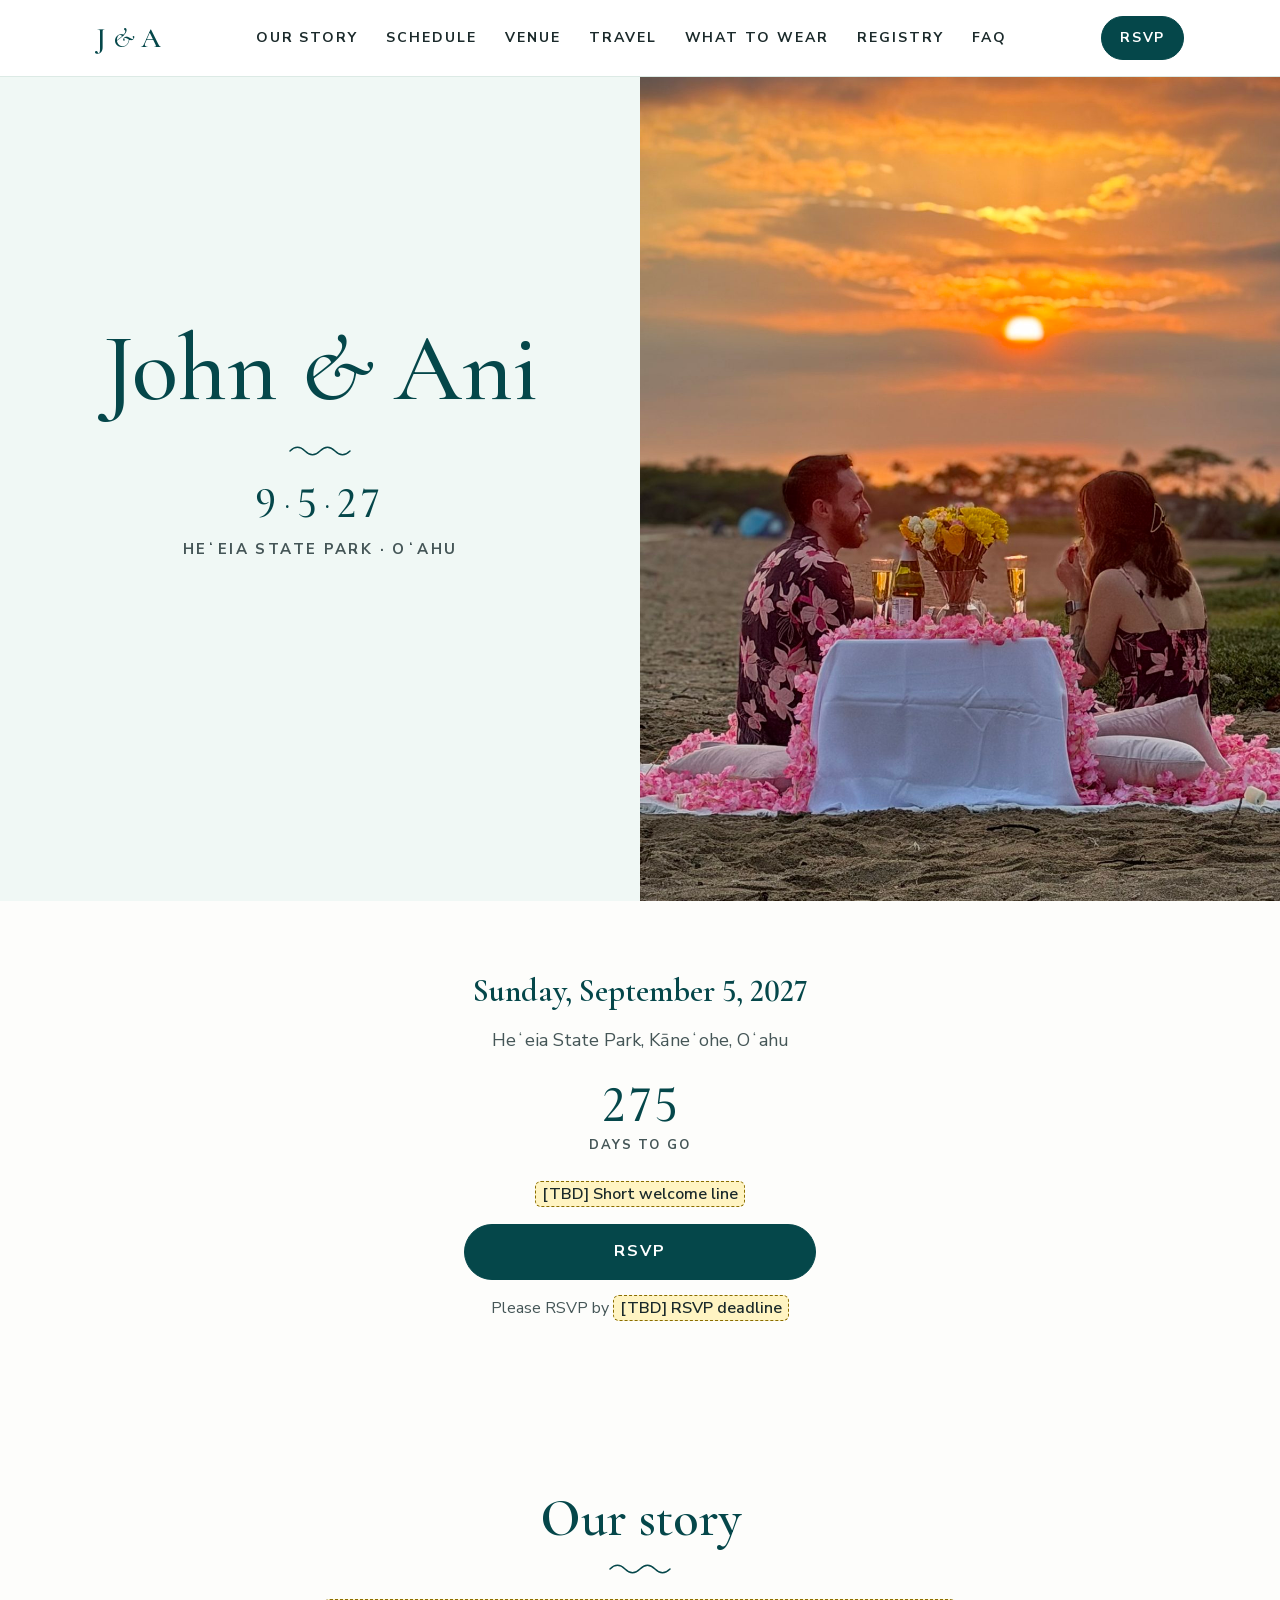
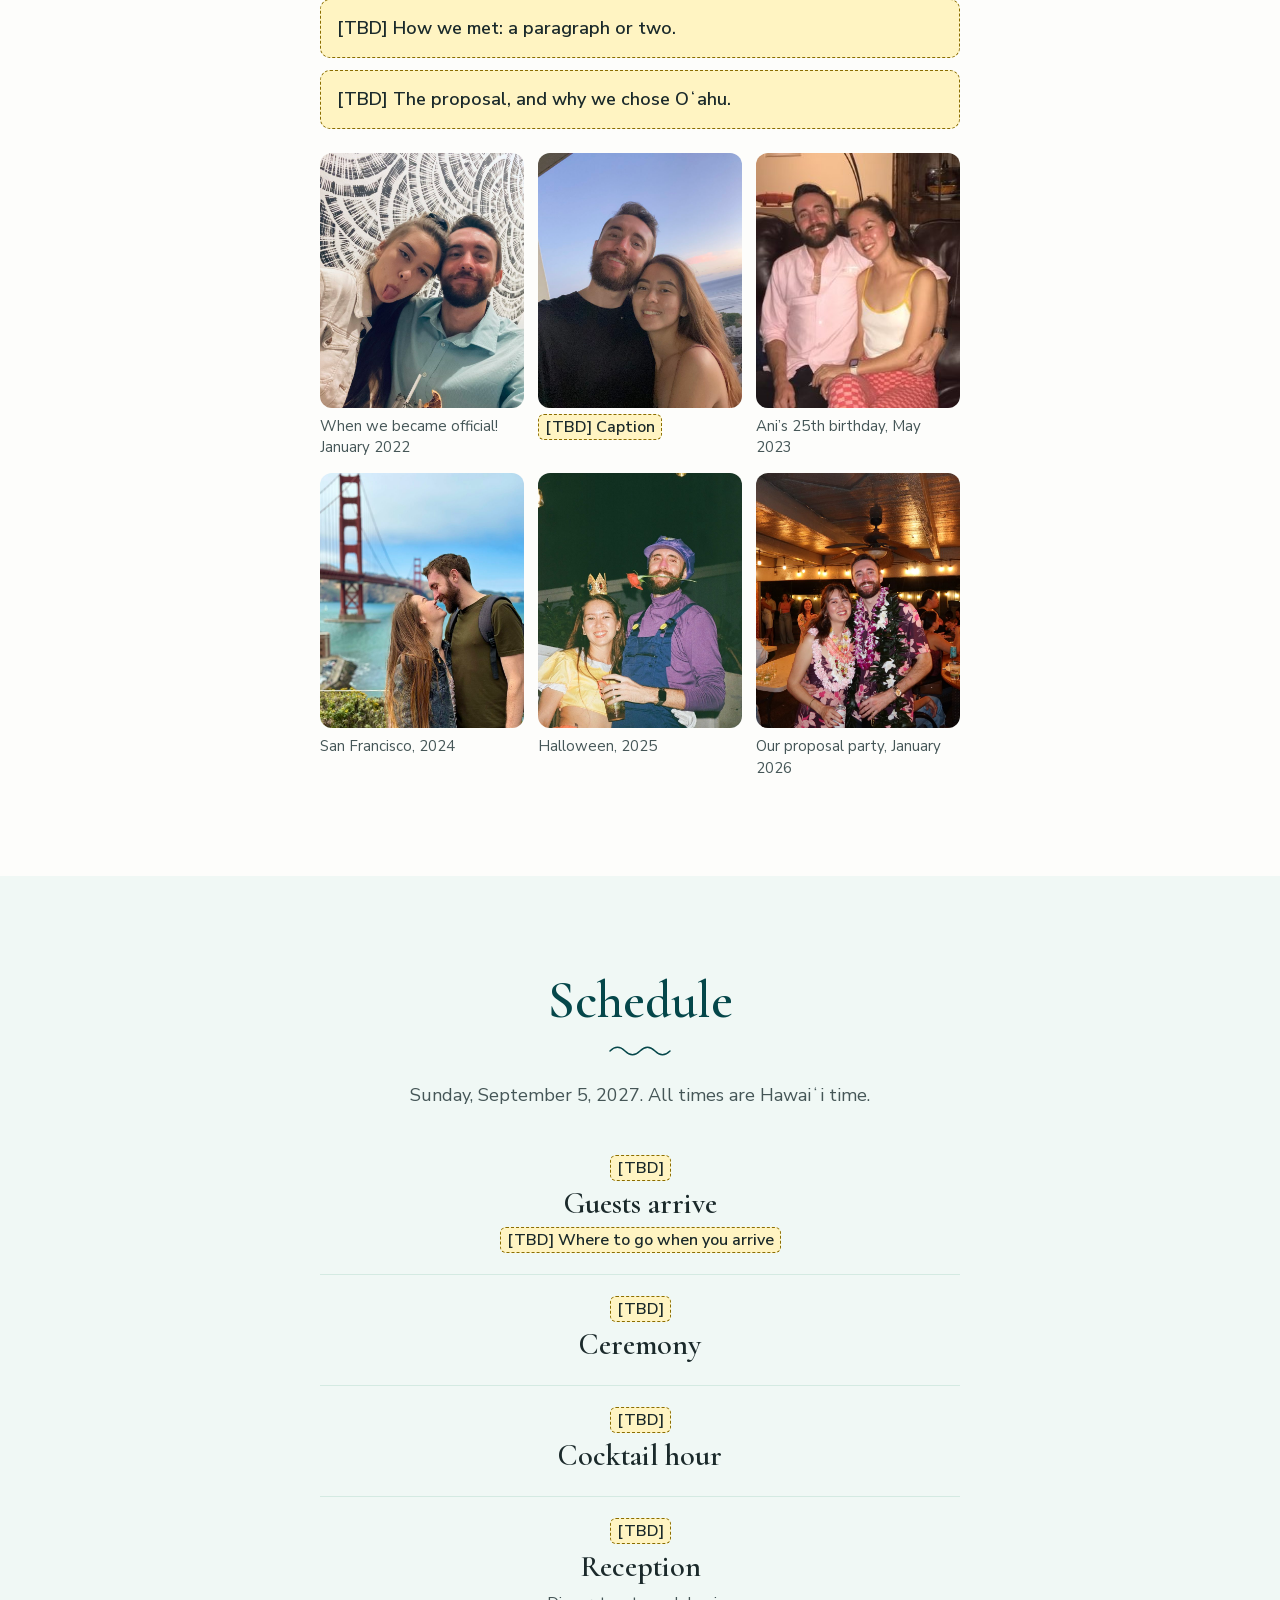
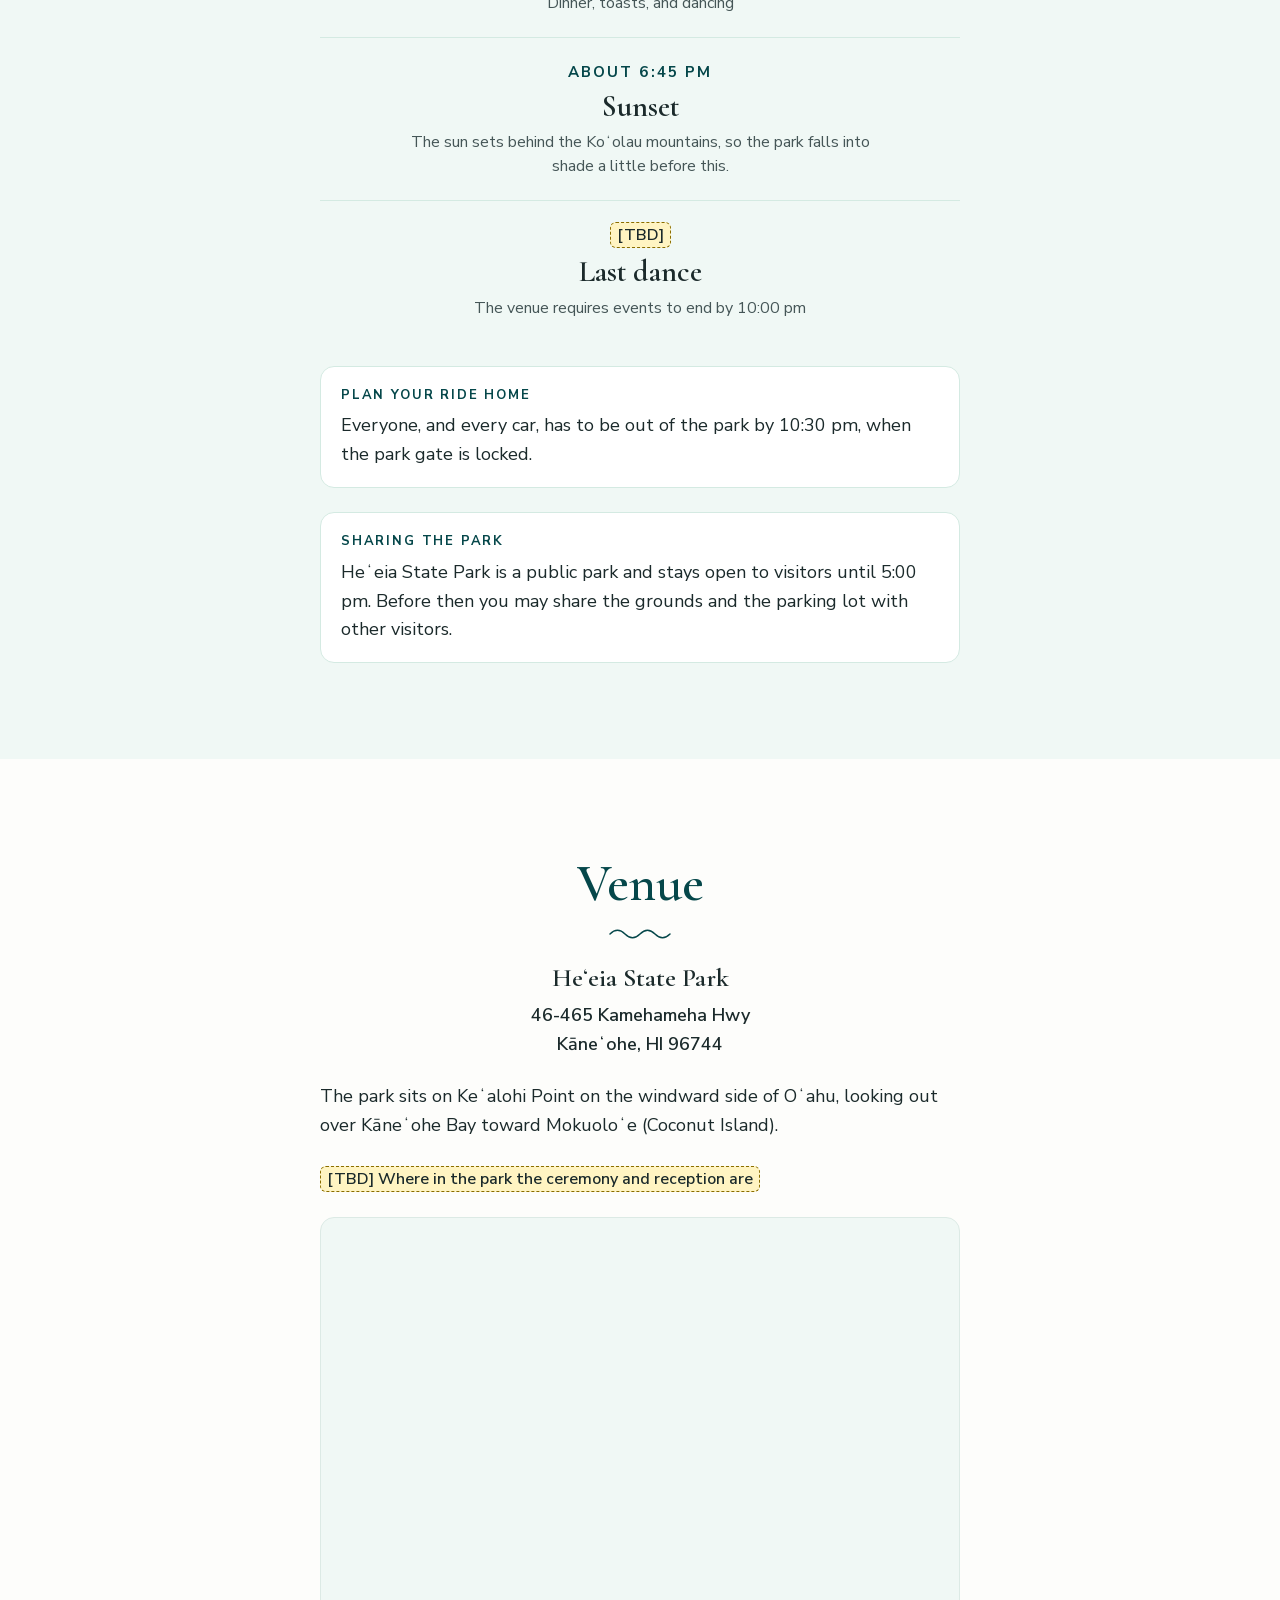
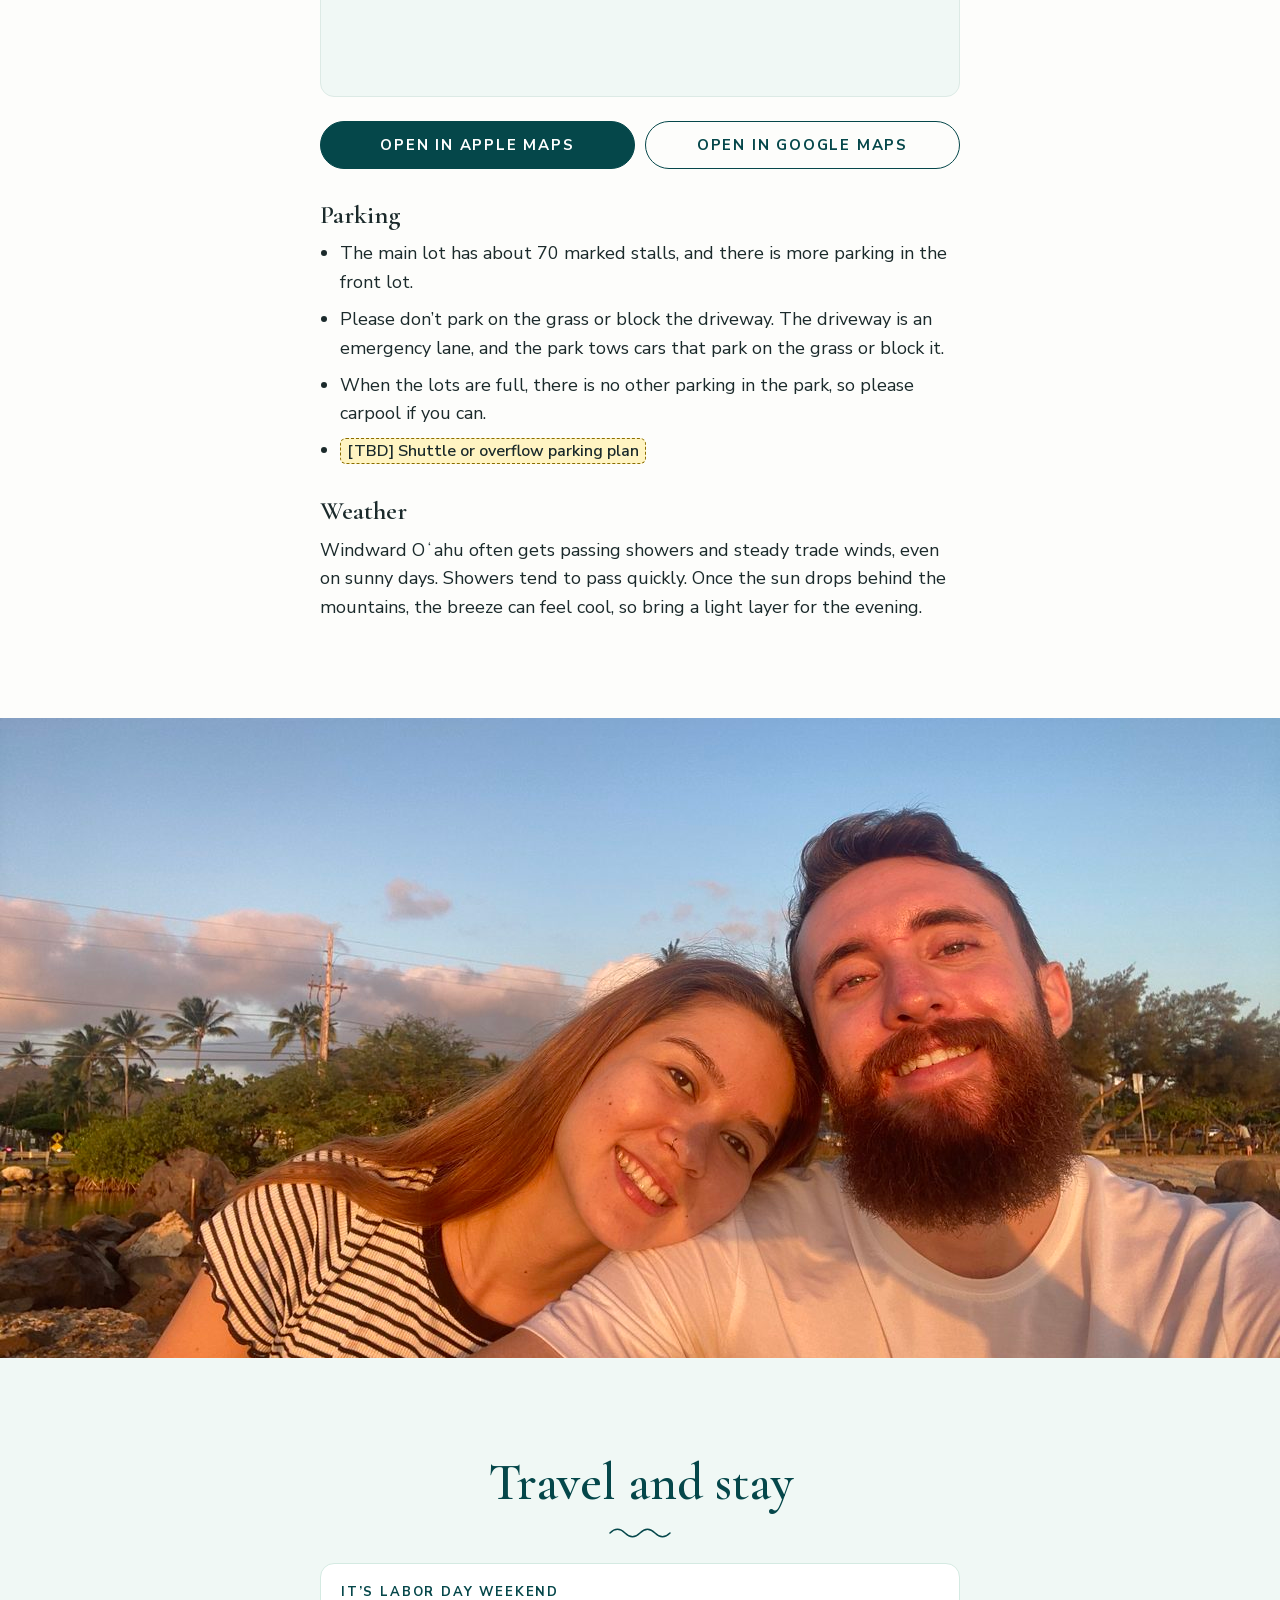
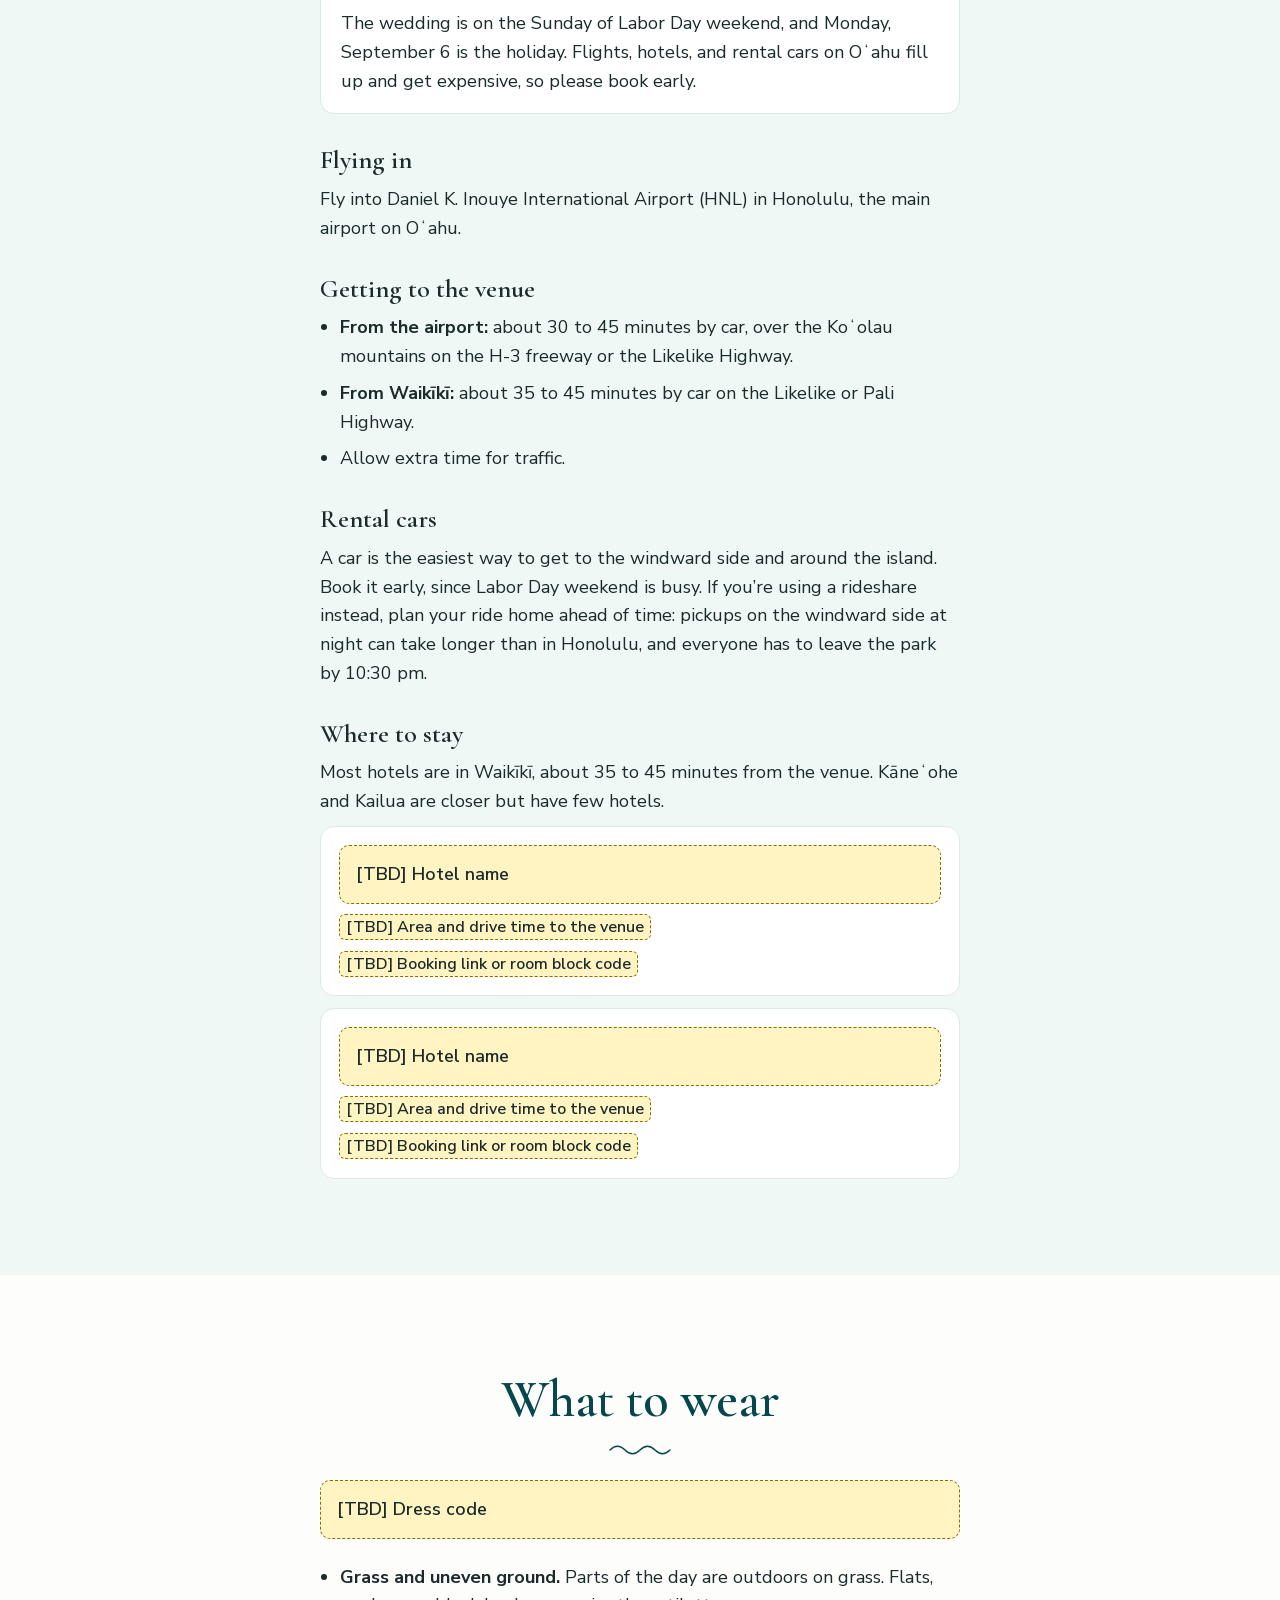
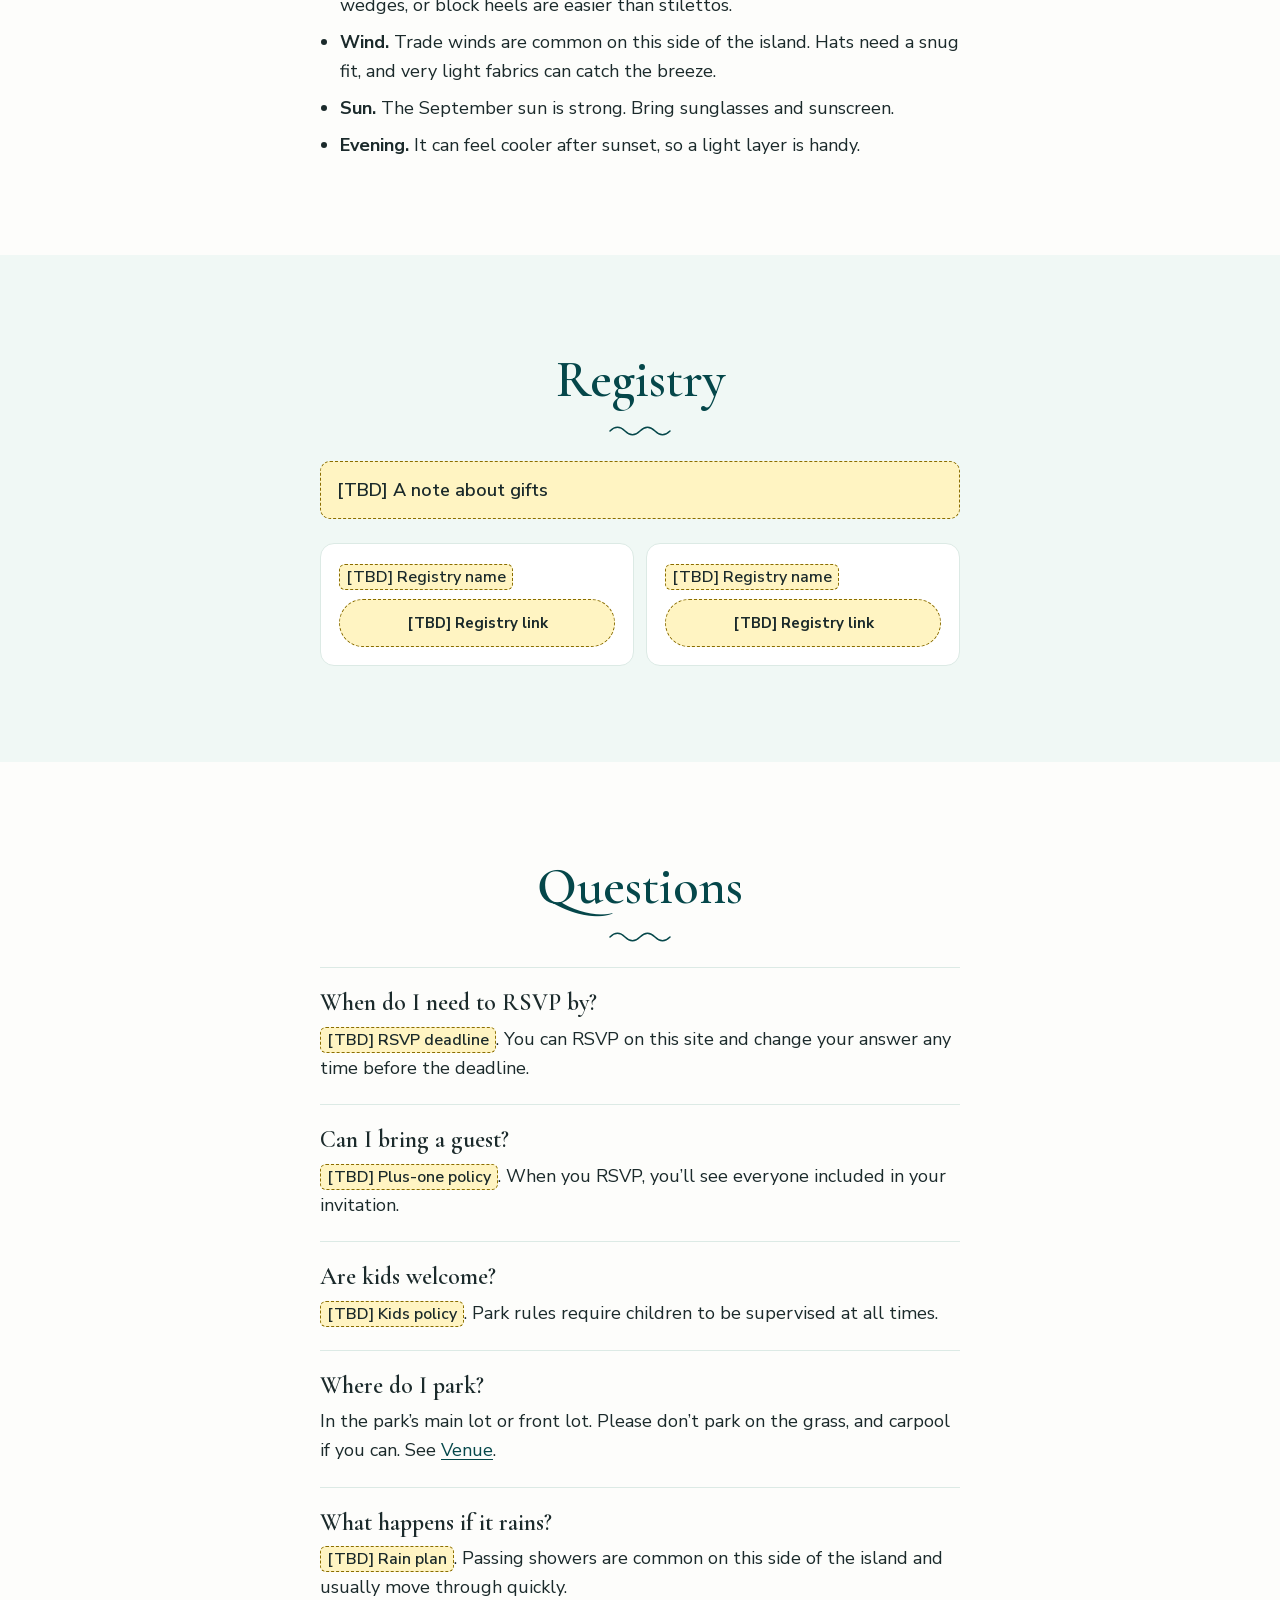
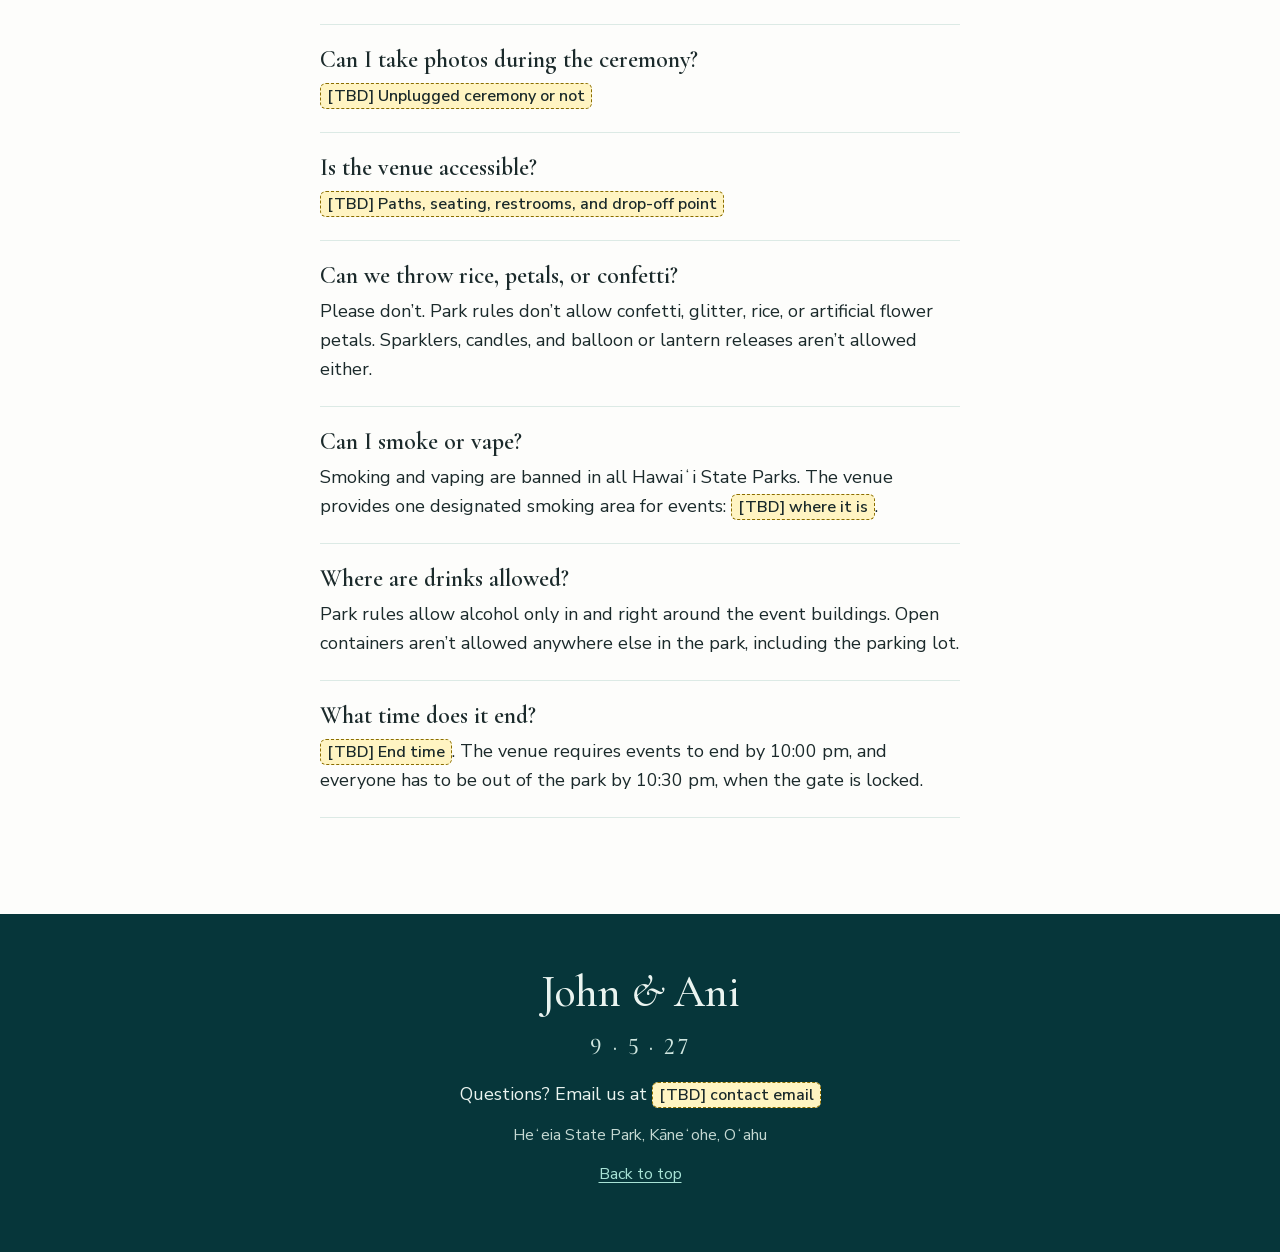
<file: wedding/index.html>
<!doctype html>
<html lang="en">
<head>
<meta charset="utf-8">
<meta name="viewport" content="width=device-width, initial-scale=1">
<title>John &amp; Ani · 9.5.27</title>
<meta name="description" content="John and Ani’s wedding on Sunday, September 5, 2027 at Heʻeia State Park, Kāneʻohe, Oʻahu. Schedule, travel, and RSVP.">
<meta name="robots" content="noindex, nofollow">
<meta name="color-scheme" content="light">
<meta name="theme-color" content="#F0F8F5">
<meta property="og:type" content="website">
<meta property="og:title" content="John &amp; Ani · 9.5.27">
<meta property="og:description" content="Sunday, September 5, 2027 at Heʻeia State Park, Oʻahu. Schedule, travel, and RSVP.">
<meta property="og:image:width" content="1200">
<meta property="og:image:height" content="630">
<meta property="og:image:alt" content="John and Ani at a table on the beach at sunset, with the date 9 · 5 · 27 and Heʻeia State Park, Kāneʻohe, Oʻahu">
<meta name="twitter:card" content="summary_large_image">
<!-- build:head -->
<link rel="canonical" href="https://manionjohn.com/wedding/">
<meta property="og:url" content="https://manionjohn.com/wedding/">
<meta property="og:image" content="https://manionjohn.com/wedding/og-image.png">
<meta name="twitter:image" content="https://manionjohn.com/wedding/og-image.png">
<!-- /build:head -->
<link rel="icon" type="image/svg+xml" href="assets/favicon.svg">
<link rel="icon" type="image/png" sizes="32x32" href="assets/favicon-32.png">
<link rel="apple-touch-icon" href="assets/apple-touch-icon.png">
<link rel="preload" href="assets/fonts/cormorant-garamond-latin.woff2" as="font" type="font/woff2" crossorigin>
<link rel="preload" href="assets/fonts/nunito-sans-latin.woff2" as="font" type="font/woff2" crossorigin>
<link rel="stylesheet" href="assets/site.css">
<script>document.documentElement.className += " js";</script>
<script src="assets/config.js" defer></script>
<script src="assets/site.js" defer></script>
</head>
<body id="top" class="has-hero">
<a class="skip-link" href="#main">Skip to content</a>

<header class="site-header" id="site-header">
  <div class="header-inner">
    <a class="monogram" href="#top" aria-label="John and Ani, back to top">J <span class="amp">&amp;</span> A</a>
    <nav class="site-nav" id="site-nav" aria-label="Sections">
      <ul>
        <li><a href="#story">Our story</a></li>
        <li><a href="#schedule">Schedule</a></li>
        <li><a href="#venue">Venue</a></li>
        <li><a href="#travel">Travel</a></li>
        <li><a href="#attire">What to wear</a></li>
        <li><a href="#registry">Registry</a></li>
        <li><a href="#faq">FAQ</a></li>
        <li class="nav-rsvp"><a class="btn btn-large" href="rsvp/">RSVP</a></li>
      </ul>
    </nav>
    <div class="header-actions">
      <a class="btn btn-small btn-header" href="rsvp/">RSVP</a>
      <button class="btn btn-small btn-outline menu-button" id="menu-button" type="button" aria-expanded="false" aria-controls="site-nav">
        <span class="menu-open-label">Menu</span><span class="menu-close-label">Close</span>
      </button>
    </div>
  </div>
</header>

<main id="main">

  <section class="hero" aria-labelledby="names">
    <picture class="hero-photo">
      <source media="(min-width: 960px)" srcset="assets/img/hero.jpg" width="1440" height="1800">
      <img src="assets/img/hero-tall.jpg" width="1200" height="1800" alt="John and Ani at a flower-covered table on the beach at sunset">
    </picture>
    <div class="hero-names">
      <h1 id="names">John <span class="amp">&amp;</span> Ani</h1>
    </div>
    <div class="hero-meta">
      <p class="hero-date"><span aria-hidden="true">9<span class="dot">·</span>5<span class="dot">·</span>27</span><span class="visually-hidden">September 5, 2027</span></p>
      <p class="hero-place">Heʻeia State Park · Oʻahu</p>
    </div>
  </section>

  <div class="intro">
    <div class="intro-inner">
      <p class="intro-date">Sunday, September 5, 2027</p>
      <p class="intro-place">Heʻeia State Park, Kāneʻohe, Oʻahu</p>
      <div class="countdown" id="countdown" role="timer" aria-label="Countdown to the wedding" hidden></div>
      <p class="intro-welcome"><span class="tbd">[TBD] Short welcome line</span></p>
      <a class="btn btn-large" href="rsvp/">RSVP</a>
      <p class="intro-rsvp-note">Please RSVP by <span class="tbd">[TBD] RSVP deadline</span></p>
    </div>
  </div>

  <section class="section" id="story" aria-labelledby="story-title">
    <div class="section-inner">
      <h2 class="section-title" id="story-title">Our story</h2>
      <div class="stack">
        <p class="tbd-block">[TBD] How we met: a paragraph or two.</p>
        <p class="tbd-block">[TBD] The proposal, and why we chose Oʻahu.</p>
      </div>
      <div class="photo-grid">
        <figure><img src="assets/img/story-1.jpg" width="800" height="1000" loading="lazy" alt="Selfie of Ani and John, Ani with tongue out"><figcaption>When we became official! January 2022</figcaption></figure>
        <figure><img src="assets/img/story-2.jpg" width="800" height="1000" loading="lazy" alt="John and Ani smiling on a balcony above the ocean at dusk"><figcaption><span class="tbd">[TBD] Caption</span></figcaption></figure>
        <figure><img src="assets/img/story-3.jpg" width="300" height="375" loading="lazy" alt="John and Ani sitting together on a leather couch"><figcaption>Ani’s 25th birthday, May 2023</figcaption></figure>
        <figure><img src="assets/img/story-4.jpg" width="800" height="1000" loading="lazy" alt="Ani and John about to kiss in front of the Golden Gate Bridge"><figcaption>San Francisco, 2024</figcaption></figure>
        <figure><img src="assets/img/story-5.jpg" width="800" height="1000" loading="lazy" alt="Ani dressed as Princess Peach and John as Waluigi"><figcaption>Halloween, 2025</figcaption></figure>
        <figure><img src="assets/img/story-6.jpg" width="800" height="1000" loading="lazy" alt="John and Ani wearing lei at a party"><figcaption>Our proposal party, January 2026</figcaption></figure>
      </div>
    </div>
  </section>

  <section class="section band" id="schedule" aria-labelledby="schedule-title">
    <div class="section-inner">
      <h2 class="section-title" id="schedule-title">Schedule</h2>
      <p class="section-intro">Sunday, September 5, 2027. All times are Hawaiʻi time.</p>
      <ol class="timeline">
        <li><span class="time"><span class="tbd">[TBD]</span></span><span class="what">Guests arrive <span class="detail"><span class="tbd">[TBD] Where to go when you arrive</span></span></span></li>
        <li><span class="time"><span class="tbd">[TBD]</span></span><span class="what">Ceremony</span></li>
        <li><span class="time"><span class="tbd">[TBD]</span></span><span class="what">Cocktail hour</span></li>
        <li><span class="time"><span class="tbd">[TBD]</span></span><span class="what">Reception <span class="detail">Dinner, toasts, and dancing</span></span></li>
        <li><span class="time">About 6:45 pm</span><span class="what">Sunset <span class="detail">The sun sets behind the Koʻolau mountains, so the park falls into shade a little before this.</span></span></li>
        <li><span class="time"><span class="tbd">[TBD]</span></span><span class="what">Last dance <span class="detail">The venue requires events to end by 10:00 pm</span></span></li>
      </ol>
      <div class="note">
        <p class="note-title">Plan your ride home</p>
        <p>Everyone, and every car, has to be out of the park by 10:30 pm, when the park gate is locked.</p>
      </div>
      <div class="note">
        <p class="note-title">Sharing the park</p>
        <p>Heʻeia State Park is a public park and stays open to visitors until 5:00 pm. Before then you may share the grounds and the parking lot with other visitors.</p>
      </div>
    </div>
  </section>

  <section class="section" id="venue" aria-labelledby="venue-title">
    <div class="section-inner">
      <h2 class="section-title" id="venue-title">Venue</h2>
      <div class="venue-name">
        <h3>Heʻeia State Park</h3>
        <address class="address">46-465 Kamehameha Hwy<br>Kāneʻohe, HI 96744</address>
      </div>
      <p>The park sits on Keʻalohi Point on the windward side of Oʻahu, looking out over Kāneʻohe Bay toward Mokuoloʻe (Coconut Island).</p>
      <p><span class="tbd">[TBD] Where in the park the ceremony and reception are</span></p>
      <iframe class="map-frame" title="Map of Heʻeia State Park" loading="lazy" referrerpolicy="no-referrer"
        src="https://www.openstreetmap.org/export/embed.html?bbox=-157.8239%2C21.4317%2C-157.7939%2C21.4477&amp;layer=mapnik&amp;marker=21.43972%2C-157.80889"></iframe>
      <div class="button-row">
        <a class="btn" href="https://maps.apple.com/?daddr=46-465+Kamehameha+Hwy,+Kaneohe,+HI+96744&amp;q=Heeia+State+Park" target="_blank" rel="noopener">Open in Apple Maps</a>
        <a class="btn btn-outline" href="https://www.google.com/maps/dir/?api=1&amp;destination=Heeia+State+Park%2C+46-465+Kamehameha+Hwy%2C+Kaneohe%2C+HI+96744" target="_blank" rel="noopener">Open in Google Maps</a>
      </div>

      <div class="sub">
        <h3>Parking</h3>
        <ul class="list">
          <li>The main lot has about 70 marked stalls, and there is more parking in the front lot.</li>
          <li>Please don’t park on the grass or block the driveway. The driveway is an emergency lane, and the park tows cars that park on the grass or block it.</li>
          <li>When the lots are full, there is no other parking in the park, so please carpool if you can.</li>
          <li><span class="tbd">[TBD] Shuttle or overflow parking plan</span></li>
        </ul>
      </div>

      <div class="sub">
        <h3>Weather</h3>
        <p>Windward Oʻahu often gets passing showers and steady trade winds, even on sunny days. Showers tend to pass quickly. Once the sun drops behind the mountains, the breeze can feel cool, so bring a light layer for the evening.</p>
      </div>
    </div>
  </section>

  <figure class="photo-band">
    <img src="assets/img/sunset.jpg" width="1280" height="853" loading="lazy" alt="Ani and John smiling at sunset with palm trees behind them">
  </figure>

  <section class="section band" id="travel" aria-labelledby="travel-title">
    <div class="section-inner">
      <h2 class="section-title" id="travel-title">Travel and stay</h2>
      <div class="note">
        <p class="note-title">It’s Labor Day weekend</p>
        <p>The wedding is on the Sunday of Labor Day weekend, and Monday, September 6 is the holiday. Flights, hotels, and rental cars on Oʻahu fill up and get expensive, so please book early.</p>
      </div>

      <div class="sub">
        <h3>Flying in</h3>
        <p>Fly into Daniel K. Inouye International Airport (HNL) in Honolulu, the main airport on Oʻahu.</p>
      </div>

      <div class="sub">
        <h3>Getting to the venue</h3>
        <ul class="list">
          <li><strong>From the airport:</strong> about 30 to 45 minutes by car, over the Koʻolau mountains on the H-3 freeway or the Likelike Highway.</li>
          <li><strong>From Waikīkī:</strong> about 35 to 45 minutes by car on the Likelike or Pali Highway.</li>
          <li>Allow extra time for traffic.</li>
        </ul>
      </div>

      <div class="sub">
        <h3>Rental cars</h3>
        <p>A car is the easiest way to get to the windward side and around the island. Book it early, since Labor Day weekend is busy. If you’re using a rideshare instead, plan your ride home ahead of time: pickups on the windward side at night can take longer than in Honolulu, and everyone has to leave the park by 10:30 pm.</p>
      </div>

      <div class="sub">
        <h3>Where to stay</h3>
        <p>Most hotels are in Waikīkī, about 35 to 45 minutes from the venue. Kāneʻohe and Kailua are closer but have few hotels.</p>
        <div class="cards">
          <div class="card">
            <p class="tbd-block">[TBD] Hotel name</p>
            <p><span class="tbd">[TBD] Area and drive time to the venue</span></p>
            <p><span class="tbd">[TBD] Booking link or room block code</span></p>
          </div>
          <div class="card">
            <p class="tbd-block">[TBD] Hotel name</p>
            <p><span class="tbd">[TBD] Area and drive time to the venue</span></p>
            <p><span class="tbd">[TBD] Booking link or room block code</span></p>
          </div>
        </div>
      </div>
    </div>
  </section>

  <section class="section" id="attire" aria-labelledby="attire-title">
    <div class="section-inner">
      <h2 class="section-title" id="attire-title">What to wear</h2>
      <p class="tbd-block">[TBD] Dress code</p>
      <ul class="list">
        <li><strong>Grass and uneven ground.</strong> Parts of the day are outdoors on grass. Flats, wedges, or block heels are easier than stilettos.</li>
        <li><strong>Wind.</strong> Trade winds are common on this side of the island. Hats need a snug fit, and very light fabrics can catch the breeze.</li>
        <li><strong>Sun.</strong> The September sun is strong. Bring sunglasses and sunscreen.</li>
        <li><strong>Evening.</strong> It can feel cooler after sunset, so a light layer is handy.</li>
      </ul>
    </div>
  </section>

  <section class="section band" id="registry" aria-labelledby="registry-title">
    <div class="section-inner">
      <h2 class="section-title" id="registry-title">Registry</h2>
      <p class="tbd-block">[TBD] A note about gifts</p>
      <div class="cards two">
        <div class="card">
          <p><span class="tbd">[TBD] Registry name</span></p>
          <span class="btn btn-placeholder">[TBD] Registry link</span>
        </div>
        <div class="card">
          <p><span class="tbd">[TBD] Registry name</span></p>
          <span class="btn btn-placeholder">[TBD] Registry link</span>
        </div>
      </div>
    </div>
  </section>

  <section class="section" id="faq" aria-labelledby="faq-title">
    <div class="section-inner">
      <h2 class="section-title" id="faq-title">Questions</h2>
      <div class="faq">
        <div class="faq-item">
          <h3>When do I need to RSVP by?</h3>
          <p><span class="tbd">[TBD] RSVP deadline</span>. You can RSVP on this site and change your answer any time before the deadline.</p>
        </div>
        <div class="faq-item">
          <h3>Can I bring a guest?</h3>
          <p><span class="tbd">[TBD] Plus-one policy</span>. When you RSVP, you’ll see everyone included in your invitation.</p>
        </div>
        <div class="faq-item">
          <h3>Are kids welcome?</h3>
          <p><span class="tbd">[TBD] Kids policy</span>. Park rules require children to be supervised at all times.</p>
        </div>
        <div class="faq-item">
          <h3>Where do I park?</h3>
          <p>In the park’s main lot or front lot. Please don’t park on the grass, and carpool if you can. See <a href="#venue">Venue</a>.</p>
        </div>
        <div class="faq-item">
          <h3>What happens if it rains?</h3>
          <p><span class="tbd">[TBD] Rain plan</span>. Passing showers are common on this side of the island and usually move through quickly.</p>
        </div>
        <div class="faq-item">
          <h3>Can I take photos during the ceremony?</h3>
          <p><span class="tbd">[TBD] Unplugged ceremony or not</span></p>
        </div>
        <div class="faq-item">
          <h3>Is the venue accessible?</h3>
          <p><span class="tbd">[TBD] Paths, seating, restrooms, and drop-off point</span></p>
        </div>
        <div class="faq-item">
          <h3>Can we throw rice, petals, or confetti?</h3>
          <p>Please don’t. Park rules don’t allow confetti, glitter, rice, or artificial flower petals. Sparklers, candles, and balloon or lantern releases aren’t allowed either.</p>
        </div>
        <div class="faq-item">
          <h3>Can I smoke or vape?</h3>
          <p>Smoking and vaping are banned in all Hawaiʻi State Parks. The venue provides one designated smoking area for events: <span class="tbd">[TBD] where it is</span>.</p>
        </div>
        <div class="faq-item">
          <h3>Where are drinks allowed?</h3>
          <p>Park rules allow alcohol only in and right around the event buildings. Open containers aren’t allowed anywhere else in the park, including the parking lot.</p>
        </div>
        <div class="faq-item">
          <h3>What time does it end?</h3>
          <p><span class="tbd">[TBD] End time</span>. The venue requires events to end by 10:00 pm, and everyone has to be out of the park by 10:30 pm, when the gate is locked.</p>
        </div>
      </div>
    </div>
  </section>

</main>

<footer class="site-footer">
  <div class="section-inner">
    <p class="footer-names">John <span class="amp">&amp;</span> Ani</p>
    <p class="footer-date"><span aria-hidden="true">9 · 5 · 27</span><span class="visually-hidden">September 5, 2027</span></p>
    <p>Questions? Email us at <!-- build:contact --><span class="tbd">[TBD] contact email</span><!-- /build:contact --></p>
    <p class="footer-small">Heʻeia State Park, Kāneʻohe, Oʻahu</p>
    <p class="footer-small"><a href="#top">Back to top</a></p>
  </div>
</footer>
</body>
</html>
</file>
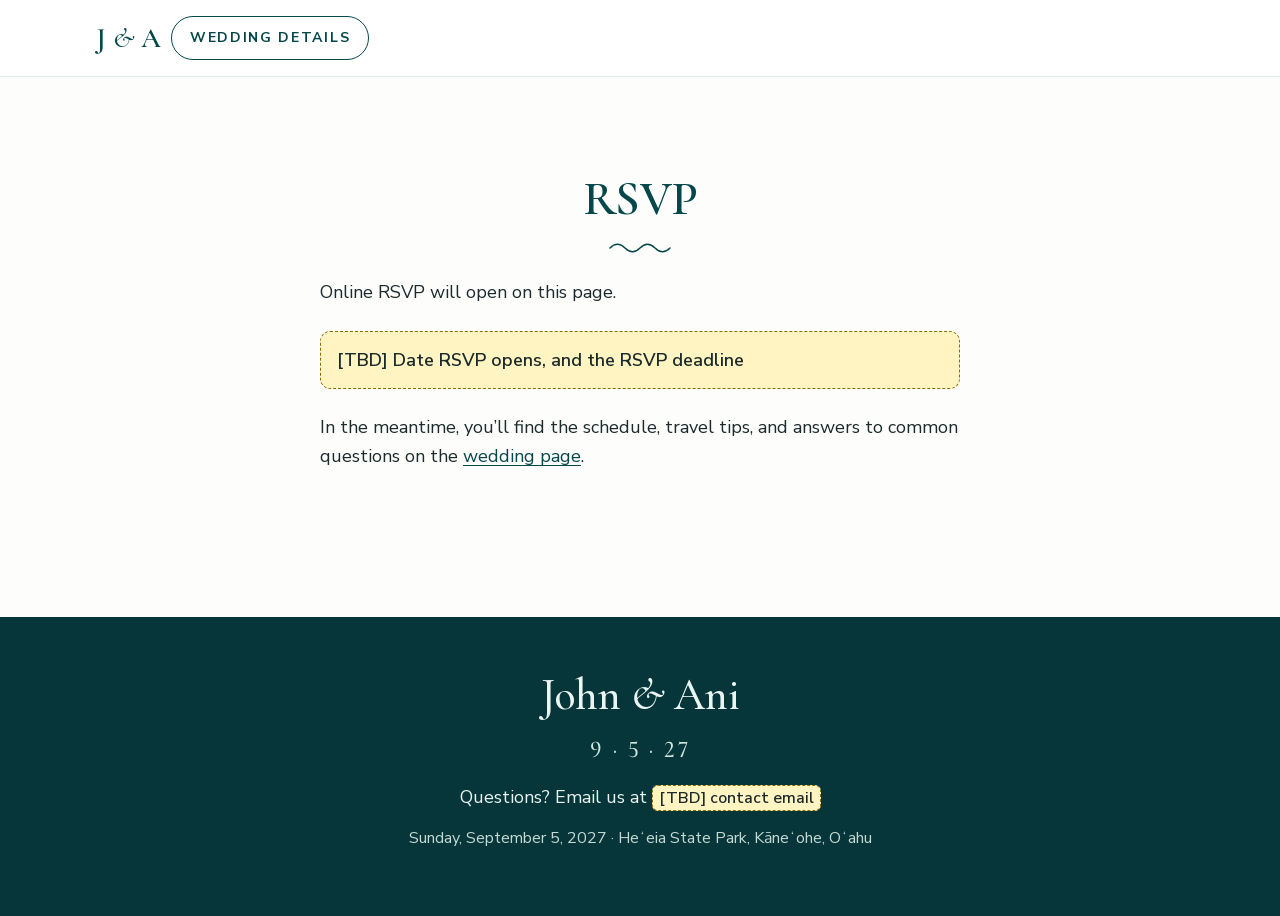
<file: wedding/rsvp/index.html>
<!doctype html>
<html lang="en">
<head>
<meta charset="utf-8">
<meta name="viewport" content="width=device-width, initial-scale=1">
<title>RSVP · John &amp; Ani</title>
<meta name="description" content="RSVP for John and Ani’s wedding on Sunday, September 5, 2027 at Heʻeia State Park, Oʻahu.">
<meta name="robots" content="noindex, nofollow">
<meta name="color-scheme" content="light">
<meta name="theme-color" content="#F0F8F5">
<meta property="og:type" content="website">
<meta property="og:title" content="RSVP · John &amp; Ani">
<meta property="og:description" content="RSVP for our wedding on September 5, 2027 at Heʻeia State Park, Oʻahu.">
<meta property="og:image:width" content="1200">
<meta property="og:image:height" content="630">
<meta property="og:image:alt" content="John and Ani at a table on the beach at sunset, with the date 9 · 5 · 27 and Heʻeia State Park, Kāneʻohe, Oʻahu">
<meta name="twitter:card" content="summary_large_image">
<!-- build:head -->
<link rel="canonical" href="https://manionjohn.com/wedding/rsvp/">
<meta property="og:url" content="https://manionjohn.com/wedding/rsvp/">
<meta property="og:image" content="https://manionjohn.com/wedding/og-image.png">
<meta name="twitter:image" content="https://manionjohn.com/wedding/og-image.png">
<!-- /build:head -->
<link rel="icon" type="image/svg+xml" href="../assets/favicon.svg">
<link rel="icon" type="image/png" sizes="32x32" href="../assets/favicon-32.png">
<link rel="apple-touch-icon" href="../assets/apple-touch-icon.png">
<link rel="stylesheet" href="../assets/site.css">
<script src="../assets/config.js" defer></script>
</head>
<body id="top">
<a class="skip-link" href="#main">Skip to content</a>

<header class="site-header">
  <div class="header-inner">
    <a class="monogram" href="../" aria-label="John and Ani, wedding home page">J <span class="amp">&amp;</span> A</a>
    <div class="header-actions">
      <a class="btn btn-small btn-outline" href="../">Wedding details</a>
    </div>
  </div>
</header>

<main id="main" class="page">
  <section class="section" aria-labelledby="rsvp-title">
    <div class="section-inner">
      <h1 class="section-title" id="rsvp-title">RSVP</h1>
      <p>Online RSVP will open on this page.</p>
      <p class="tbd-block">[TBD] Date RSVP opens, and the RSVP deadline</p>
      <p>In the meantime, you’ll find the schedule, travel tips, and answers to common questions on the <a href="../">wedding page</a>.</p>
    </div>
  </section>
</main>

<footer class="site-footer">
  <div class="section-inner">
    <p class="footer-names">John <span class="amp">&amp;</span> Ani</p>
    <p class="footer-date"><span aria-hidden="true">9 · 5 · 27</span><span class="visually-hidden">September 5, 2027</span></p>
    <p>Questions? Email us at <!-- build:contact --><span class="tbd">[TBD] contact email</span><!-- /build:contact --></p>
    <p class="footer-small">Sunday, September 5, 2027 · Heʻeia State Park, Kāneʻohe, Oʻahu</p>
  </div>
</footer>
</body>
</html>
</file>
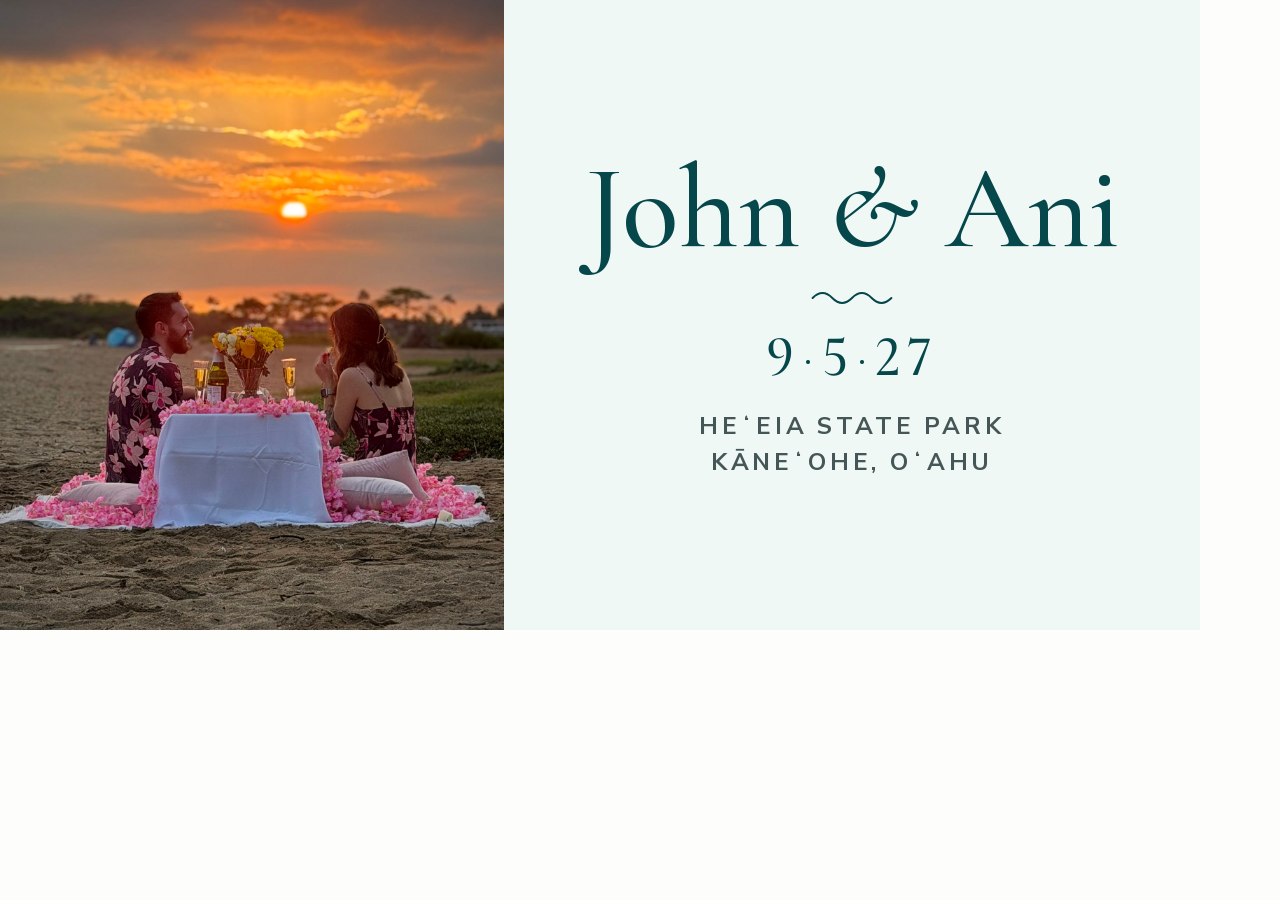
<file: wedding/tools/og-image.html>
<!doctype html>
<html lang="en">
<head>
<meta charset="utf-8">
<meta name="robots" content="noindex, nofollow">
<title>Link preview image source</title>
<!--
  Source for ../og-image.png (the picture shown when the link is texted or posted).
  To regenerate: open this file in Chrome at a 1200x630 window and take a screenshot,
  or run: node tools/render-images.mjs
-->
<link rel="stylesheet" href="../assets/site.css">
<style>
  html, body { margin: 0; width: 1200px; height: 630px; overflow: hidden; }
  .og { width: 1200px; height: 630px; display: grid; grid-template-columns: 504px 1fr; background: var(--seafoam); color: var(--ink); }
  .og img { width: 504px; height: 630px; object-fit: cover; object-position: center 60%; }
  .og-text { display: grid; place-content: center; justify-items: center; text-align: center; gap: 22px; padding: 0 40px; }
  .og h1 { font-size: 118px; font-weight: 500; line-height: 1; color: var(--teal); }
  .og .date { font-family: var(--display); font-size: 58px; font-weight: 500; letter-spacing: 0.1em; color: var(--teal); line-height: 1; }
  .og .date .dot { font-size: 0.7em; vertical-align: 0.12em; margin: 0 0.1em; }
  .og .place { font-family: var(--body); font-size: 24px; font-weight: 700; letter-spacing: 0.16em; text-transform: uppercase; color: var(--muted); line-height: 1.5; }
  .og .rule { width: 84px; height: 16px; background: url("data:image/svg+xml,%3Csvg xmlns='http://www.w3.org/2000/svg' viewBox='0 0 64 12'%3E%3Cpath d='M2 6c5-5 10-5 15 0s10 5 15 0 10-5 15 0 10 5 15 0' fill='none' stroke='%2305474A' stroke-width='1.5' stroke-linecap='round'/%3E%3C/svg%3E") center / contain no-repeat; }
</style>
</head>
<body>
  <div class="og">
    <img src="../assets/img/hero.jpg" alt="">
    <div class="og-text">
      <h1>John <span class="amp">&amp;</span> Ani</h1>
      <span class="rule"></span>
      <p class="date">9<span class="dot">·</span>5<span class="dot">·</span>27</p>
      <p class="place">Heʻeia State Park<br>Kāneʻohe, Oʻahu</p>
    </div>
  </div>
</body>
</html>
</file>
<file: wedding/assets/site.css>
/* John & Ani wedding site. Mobile first: everything is laid out for a
   375px screen, then widened at 960px. Light theme only. */

@font-face {
  font-family: "Cormorant Garamond";
  font-style: normal;
  font-weight: 500 600;
  font-display: swap;
  src: url(fonts/cormorant-garamond-latin.woff2) format("woff2");
  unicode-range: U+0000-00FF, U+0131, U+0152-0153, U+02BB-02BC, U+02C6, U+02DA, U+02DC, U+0304, U+0308, U+0329, U+2000-206F, U+20AC, U+2122, U+2191, U+2193, U+2212, U+2215, U+FEFF, U+FFFD;
}
@font-face {
  font-family: "Cormorant Garamond";
  font-style: normal;
  font-weight: 500 600;
  font-display: swap;
  src: url(fonts/cormorant-garamond-latin-ext.woff2) format("woff2");
  unicode-range: U+0100-02BA, U+02BD-02C5, U+02C7-02CC, U+02CE-02D7, U+02DD-02FF, U+0304, U+0308, U+0329, U+1D00-1DBF, U+1E00-1E9F, U+1EF2-1EFF, U+2020, U+20A0-20AB, U+20AD-20C4, U+2113, U+2C60-2C7F, U+A720-A7FF;
}
@font-face {
  font-family: "Cormorant Garamond";
  font-style: italic;
  font-weight: 500;
  font-display: swap;
  src: url(fonts/cormorant-garamond-italic-latin.woff2) format("woff2");
  unicode-range: U+0000-00FF, U+0131, U+0152-0153, U+02BB-02BC, U+02C6, U+02DA, U+02DC, U+0304, U+0308, U+0329, U+2000-206F, U+20AC, U+2122, U+2191, U+2193, U+2212, U+2215, U+FEFF, U+FFFD;
}
@font-face {
  font-family: "Cormorant Garamond";
  font-style: italic;
  font-weight: 500;
  font-display: swap;
  src: url(fonts/cormorant-garamond-italic-latin-ext.woff2) format("woff2");
  unicode-range: U+0100-02BA, U+02BD-02C5, U+02C7-02CC, U+02CE-02D7, U+02DD-02FF, U+0304, U+0308, U+0329, U+1D00-1DBF, U+1E00-1E9F, U+1EF2-1EFF, U+2020, U+20A0-20AB, U+20AD-20C4, U+2113, U+2C60-2C7F, U+A720-A7FF;
}
@font-face {
  font-family: "Nunito Sans";
  font-style: normal;
  font-weight: 400 700;
  font-display: swap;
  src: url(fonts/nunito-sans-latin.woff2) format("woff2");
  unicode-range: U+0000-00FF, U+0131, U+0152-0153, U+02BB-02BC, U+02C6, U+02DA, U+02DC, U+0304, U+0308, U+0329, U+2000-206F, U+20AC, U+2122, U+2191, U+2193, U+2212, U+2215, U+FEFF, U+FFFD;
}
@font-face {
  font-family: "Nunito Sans";
  font-style: normal;
  font-weight: 400 700;
  font-display: swap;
  src: url(fonts/nunito-sans-latin-ext.woff2) format("woff2");
  unicode-range: U+0100-02BA, U+02BD-02C5, U+02C7-02CC, U+02CE-02D7, U+02DD-02FF, U+0304, U+0308, U+0329, U+1D00-1DBF, U+1E00-1E9F, U+1EF2-1EFF, U+2020, U+20A0-20AB, U+20AD-20C4, U+2113, U+2C60-2C7F, U+A720-A7FF;
}

:root {
  /* Seafoam and teal. Text colors pass WCAG AA on --sand, --white and --seafoam. */
  --sand: #FDFDFB;
  --white: #FFFFFF;
  --seafoam: #F0F8F5;
  --seafoam-deep: #D4EAE2;
  --ink: #1B2A2B;
  --muted: #455657;
  --teal: #05474A;
  --teal-dark: #033234;
  --footer: #06363A;
  --line: #DCEAE5;
  --on-photo: #FFFFFF;
  --scrim: 4, 26, 28;
  --tbd-bg: #FFF4C2;
  --tbd-border: #8A6D00;

  --display: "Cormorant Garamond", Georgia, "Times New Roman", serif;
  --body: "Nunito Sans", -apple-system, BlinkMacSystemFont, "Segoe UI", Roboto, sans-serif;

  --header-h: 64px;
  --scroll-offset: 72px;
  --radius: 14px;
  color-scheme: light;
}

*, *::before, *::after { box-sizing: border-box; }
html { -webkit-text-size-adjust: 100%; scroll-behavior: smooth; }
html.menu-open { overflow: hidden; }
@media (prefers-reduced-motion: reduce) {
  html { scroll-behavior: auto; }
  *, *::before, *::after { transition: none !important; }
}
body {
  margin: 0;
  background: var(--sand);
  color: var(--ink);
  font-family: var(--body);
  font-size: 1.125rem;
  line-height: 1.6;
  font-variant-numeric: lining-nums;
}
img { max-width: 100%; height: auto; display: block; }
a { color: var(--teal); text-underline-offset: 3px; }
a:hover { color: var(--teal-dark); }
:focus-visible { outline: 3px solid var(--teal); outline-offset: 3px; border-radius: 4px; }
h1, h2, h3 { font-family: var(--display); font-weight: 600; line-height: 1.1; text-wrap: balance; margin: 0; }
h2 { font-size: 2.75rem; color: var(--teal); }
h3 { font-size: 1.625rem; }
p { margin: 0; }
.amp { font-style: italic; font-weight: 500; }
.visually-hidden { position: absolute !important; width: 1px; height: 1px; padding: 0; margin: -1px; overflow: hidden; clip: rect(0 0 0 0); white-space: nowrap; border: 0; }

.skip-link { position: absolute; left: 8px; top: -100px; background: var(--white); color: var(--teal); padding: 10px 14px; border-radius: 8px; z-index: 100; font-weight: 700; }
.skip-link:focus { top: 8px; }

/* ---------- Buttons ---------- */
.btn {
  display: inline-flex; align-items: center; justify-content: center; text-align: center;
  min-height: 48px; padding: 10px 26px; border-radius: 999px;
  font: inherit; font-weight: 700; font-size: 0.9375rem; letter-spacing: 0.12em; text-transform: uppercase;
  text-decoration: none; cursor: pointer;
  background: var(--teal); color: var(--white); border: 1.5px solid var(--teal);
  transition: background-color 0.2s, color 0.2s, border-color 0.2s;
}
.btn:hover { background: var(--teal-dark); border-color: var(--teal-dark); color: var(--white); }
.btn-outline { background: transparent; color: var(--teal); }
.btn-outline:hover { background: var(--teal); color: var(--white); }
.btn-small { min-height: 44px; padding: 8px 18px; font-size: 0.875rem; }
.btn-large { min-height: 56px; padding: 14px 32px; font-size: 1rem; width: 100%; max-width: 22rem; }

/* ---------- Header and menu ---------- */
.site-header {
  position: sticky; top: 0; z-index: 50;
  background: var(--white);
  border-bottom: 1px solid var(--line);
  transition: background-color 0.25s, border-color 0.25s;
}
.header-inner {
  max-width: 72rem; margin: 0 auto; min-height: var(--header-h);
  padding: 8px 16px; display: flex; flex-wrap: wrap; align-items: center; gap: 10px;
}
.monogram {
  font-family: var(--display); font-weight: 600; font-size: 1.75rem; line-height: 1;
  color: var(--teal); text-decoration: none; margin-right: auto; padding: 6px 0;
  transition: color 0.25s;
}
.header-actions { display: flex; gap: 8px; align-items: center; }
.menu-button { display: none; }
.js .menu-button { display: inline-flex; }
.menu-button[aria-expanded="true"] .menu-open-label, .menu-button[aria-expanded="false"] .menu-close-label { display: none; }

/* Phone menu. Without JavaScript the list sits under the header row. */
.site-nav { order: 3; width: 100%; }
.site-nav ul { list-style: none; margin: 0; padding: 0; }
.site-nav a {
  display: block; padding: 12px 4px; text-decoration: none; color: var(--ink);
  font-family: var(--display); font-size: 1.5rem; font-weight: 600; border-top: 1px solid var(--line);
}
.site-nav a:hover { color: var(--teal); }
.js .site-nav {
  display: none; position: fixed; inset: var(--header-h) 0 0 0; width: auto;
  background: var(--white); overflow-y: auto; padding: 12px 24px 40px;
}
.js .site-nav.is-open { display: block; }
.js .site-nav a { text-align: center; font-size: 1.875rem; padding: 14px 0; }
.site-nav .nav-rsvp { display: flex; justify-content: center; padding-top: 24px; }
.site-nav .nav-rsvp .btn { font-family: var(--body); font-size: 1rem; font-weight: 700; color: var(--white); border: 1.5px solid var(--teal); padding: 14px 32px; }

/* On phones the header floats over the photo until you scroll or open the menu. */
@media (max-width: 959px) {
  .js .has-hero .site-header { position: fixed; top: 0; left: 0; right: 0; }
  .js .has-hero .site-header:not(.is-solid) { background: transparent; border-bottom-color: transparent; }
  .js .has-hero .site-header:not(.is-solid) .monogram { color: var(--on-photo); text-shadow: 0 1px 10px rgba(0, 0, 0, 0.35); }
  .js .has-hero .site-header:not(.is-solid) .btn-header { background: var(--on-photo); border-color: var(--on-photo); color: var(--teal); }
  .js .has-hero .site-header:not(.is-solid) .menu-button { background: transparent; border-color: rgba(255, 255, 255, 0.9); color: var(--on-photo); }
}

/* ---------- Hero ---------- */
.hero { position: relative; height: min(100vh, 165vw); height: min(100svh, 165vw); min-height: 540px; overflow: hidden; background: var(--teal-dark); color: var(--on-photo); }
.hero-photo { position: absolute; inset: 0; margin: 0; }
.hero-photo img { width: 100%; height: 100%; object-fit: cover; }
.hero::after {
  content: ""; position: absolute; inset: 0; pointer-events: none;
  background: linear-gradient(to bottom,
    rgba(var(--scrim), 0.72) 0%, rgba(var(--scrim), 0.52) 22%, rgba(var(--scrim), 0.18) 33%, rgba(var(--scrim), 0) 43%,
    rgba(var(--scrim), 0) 58%, rgba(var(--scrim), 0.6) 80%, rgba(var(--scrim), 0.88) 100%);
}
.hero-names, .hero-meta { position: absolute; left: 0; right: 0; z-index: 1; text-align: center; padding: 0 16px; }
.hero-names { top: calc(var(--header-h) + 14px); }
.hero h1 { font-size: clamp(3.5rem, 17vw, 5.5rem); font-weight: 500; line-height: 1; text-shadow: 0 2px 18px rgba(0, 0, 0, 0.35); }
.hero-meta { bottom: 24px; display: grid; gap: 6px; justify-items: center; text-shadow: 0 1px 12px rgba(0, 0, 0, 0.45); }
.hero-date { font-family: var(--display); font-size: 2.25rem; font-weight: 500; line-height: 1; letter-spacing: 0.1em; }
.hero-date .dot { font-size: 0.7em; vertical-align: 0.12em; margin: 0 0.1em; }
.hero-place { font-size: 0.9375rem; font-weight: 700; letter-spacing: 0.16em; text-transform: uppercase; }

/* ---------- Intro band (full date, countdown, RSVP) ---------- */
.intro { background: var(--seafoam); text-align: center; padding: 48px 16px 56px; }
.intro-inner { max-width: 36rem; margin: 0 auto; display: grid; gap: 16px; justify-items: center; }
.intro-date { font-family: var(--display); font-size: 2rem; font-weight: 600; line-height: 1.15; color: var(--teal); text-wrap: balance; }
.intro-place { color: var(--muted); }
.intro-welcome { max-width: 32rem; }
.intro-rsvp-note { font-size: 1rem; color: var(--muted); }

.countdown { display: flex; justify-content: center; flex-wrap: wrap; margin: 6px 0; }
.countdown[hidden] { display: none; }
.count-box { display: grid; gap: 4px; min-width: 84px; padding: 2px 14px; }
.count-box + .count-box { border-left: 1px solid var(--seafoam-deep); }
.count-num { font-family: var(--display); font-size: 3.25rem; font-weight: 500; line-height: 1; color: var(--teal); font-variant-numeric: lining-nums tabular-nums; }
.count-label { font-size: 0.8125rem; font-weight: 700; letter-spacing: 0.14em; text-transform: uppercase; color: var(--muted); }
.countdown-today { font-family: var(--display); font-size: 2.25rem; color: var(--teal); }

/* ---------- Placeholders ---------- */
.tbd {
  background: var(--tbd-bg); border: 1.5px dashed var(--tbd-border); color: var(--ink);
  border-radius: 6px; padding: 1px 6px; font-family: var(--body); font-size: 1rem; font-weight: 600;
  letter-spacing: normal; text-transform: none; text-shadow: none;
  -webkit-box-decoration-break: clone; box-decoration-break: clone;
}
.tbd-block {
  background: var(--tbd-bg); border: 1.5px dashed var(--tbd-border); border-radius: 10px;
  padding: 14px 16px; font-weight: 600;
}

/* ---------- Sections ---------- */
main section { scroll-margin-top: var(--scroll-offset); }
.section { padding: 64px 16px; }
.section-inner { max-width: 40rem; margin: 0 auto; display: grid; gap: 24px; }
.section.band { background: var(--seafoam); }
.section-title { text-align: center; }
.section-title::after {
  content: ""; display: block; width: 64px; height: 12px; margin: 16px auto 0;
  background: url("data:image/svg+xml,%3Csvg xmlns='http://www.w3.org/2000/svg' viewBox='0 0 64 12'%3E%3Cpath d='M2 6c5-5 10-5 15 0s10 5 15 0 10-5 15 0 10 5 15 0' fill='none' stroke='%2305474A' stroke-width='1.5' stroke-linecap='round'/%3E%3C/svg%3E") center / contain no-repeat;
}
.section-intro { color: var(--muted); text-align: center; }
.stack { display: grid; gap: 12px; }
.sub { display: grid; gap: 10px; padding-top: 8px; }
.list { margin: 0; padding-left: 1.25rem; display: grid; gap: 8px; }

/* Photos */
.photo-grid { display: grid; grid-template-columns: 1fr 1fr; gap: 14px; }
.photo-grid figure { margin: 0; display: grid; gap: 8px; align-content: start; }
.photo-grid img { width: 100%; aspect-ratio: 4 / 5; object-fit: cover; border-radius: 12px; background: var(--seafoam); }
.photo-grid figcaption { font-size: 0.9375rem; color: var(--muted); line-height: 1.45; }
.photo-band { margin: 0; }
.photo-band img { width: 100%; height: clamp(280px, 72vw, 640px); object-fit: cover; object-position: center 40%; }

/* Schedule */
.timeline { list-style: none; margin: 0; padding: 0; display: grid; text-align: center; }
.timeline li { display: grid; gap: 6px; justify-items: center; padding: 22px 0; }
.timeline li + li { border-top: 1px solid var(--seafoam-deep); }
.timeline .time { font-size: 0.9375rem; font-weight: 700; letter-spacing: 0.14em; text-transform: uppercase; color: var(--teal); font-variant-numeric: tabular-nums; }
.timeline .what { font-family: var(--display); font-size: 1.875rem; font-weight: 600; line-height: 1.15; }
.timeline .detail { display: block; max-width: 30rem; margin: 6px auto 0; font-family: var(--body); font-size: 1rem; font-weight: 400; line-height: 1.5; color: var(--muted); }

.note { background: var(--white); border: 1px solid var(--line); border-radius: var(--radius); padding: 18px 20px; display: grid; gap: 6px; }
.band .note { border-color: var(--seafoam-deep); }
.note-title { font-size: 0.8125rem; font-weight: 700; letter-spacing: 0.14em; text-transform: uppercase; color: var(--teal); }

/* Venue */
.venue-name { text-align: center; display: grid; gap: 8px; }
.address { font-style: normal; font-weight: 600; }
.map-frame { width: 100%; aspect-ratio: 4 / 3; max-width: 100%; border: 1px solid var(--line); border-radius: var(--radius); background: var(--seafoam); }
.button-row { display: flex; flex-wrap: wrap; gap: 10px; }
.button-row .btn { flex: 1 1 14rem; }

/* Hotels and registry placeholders */
.cards { display: grid; gap: 12px; }
.card { background: var(--white); border: 1px solid var(--line); border-radius: var(--radius); padding: 18px; display: grid; gap: 8px; }
.btn-placeholder { cursor: default; border-style: dashed; border-color: var(--tbd-border); background: var(--tbd-bg); color: var(--ink); letter-spacing: normal; text-transform: none; }
.btn-placeholder:hover { background: var(--tbd-bg); border-color: var(--tbd-border); color: var(--ink); }

/* FAQ */
.faq { display: grid; }
.faq-item { padding: 22px 0; border-top: 1px solid var(--line); display: grid; gap: 8px; }
.faq-item:last-child { border-bottom: 1px solid var(--line); }
.faq-item h3 { font-size: 1.5rem; }

/* Footer */
.site-footer { background: var(--footer); color: #EAF4F0; padding: 56px 16px 64px; text-align: center; }
.site-footer .section-inner { gap: 14px; justify-items: center; }
.site-footer a { color: #A8E3D6; }
.site-footer a:hover { color: var(--white); }
.footer-names { font-family: var(--display); font-size: 2.75rem; font-weight: 500; line-height: 1; }
.footer-date { font-family: var(--display); font-size: 1.5rem; letter-spacing: 0.1em; color: #CFE6DF; }
.footer-small { font-size: 1rem; color: #C5D9D3; }

/* Simple inner pages (RSVP) */
.page { min-height: 60vh; }
.page h1 { font-size: 3rem; color: var(--teal); text-align: center; }

@media (min-width: 640px) {
  .photo-grid { grid-template-columns: repeat(3, 1fr); }
  .cards.two { grid-template-columns: 1fr 1fr; }
}

@media (min-width: 960px) {
  :root { --header-h: 76px; --scroll-offset: 84px; }
  h2 { font-size: 3.25rem; }
  .section { padding: 96px 24px; }

  .header-inner { flex-wrap: nowrap; padding: 10px 32px; }
  .monogram { margin-right: 0; }
  .js .menu-button { display: none; }
  .site-nav, .js .site-nav { display: block; position: static; order: 0; width: auto; margin: 0 auto; padding: 0; background: none; overflow: visible; }
  .site-nav ul { display: flex; gap: 4px; }
  .site-nav a, .js .site-nav a {
    border: 0; padding: 10px 12px; text-align: left;
    font-family: var(--body); font-size: 0.875rem; font-weight: 700; letter-spacing: 0.14em; text-transform: uppercase;
  }
  .site-nav .nav-rsvp { display: none; }

  /* Desktop hero: names on the left, the photo filling the right half. */
  .hero {
    height: calc(100vh - var(--header-h)); min-height: 600px; max-height: 940px;
    display: grid; grid-template-columns: 1fr 1fr; grid-template-rows: 1fr auto 1fr;
    background: var(--seafoam); color: var(--teal);
  }
  .hero::after { display: none; }
  .hero-photo { position: relative; grid-column: 2; grid-row: 1 / -1; }
  .hero-names, .hero-meta { position: static; grid-column: 1; padding: 0 48px; text-shadow: none; }
  .hero-names { grid-row: 1; align-self: end; }
  .hero-meta { grid-row: 2; padding-top: 28px; gap: 12px; }
  .hero-meta::before {
    content: ""; display: block; width: 64px; height: 12px; margin-bottom: 12px;
    background: url("data:image/svg+xml,%3Csvg xmlns='http://www.w3.org/2000/svg' viewBox='0 0 64 12'%3E%3Cpath d='M2 6c5-5 10-5 15 0s10 5 15 0 10-5 15 0 10 5 15 0' fill='none' stroke='%2305474A' stroke-width='1.5' stroke-linecap='round'/%3E%3C/svg%3E") center / contain no-repeat;
  }
  .hero h1 { font-size: clamp(4.5rem, 7.5vw, 7rem); text-shadow: none; }
  .hero-date { font-size: 2.75rem; }
  .hero-place { color: var(--muted); }
  .intro { background: var(--sand); padding: 72px 24px; }
}
</file>
